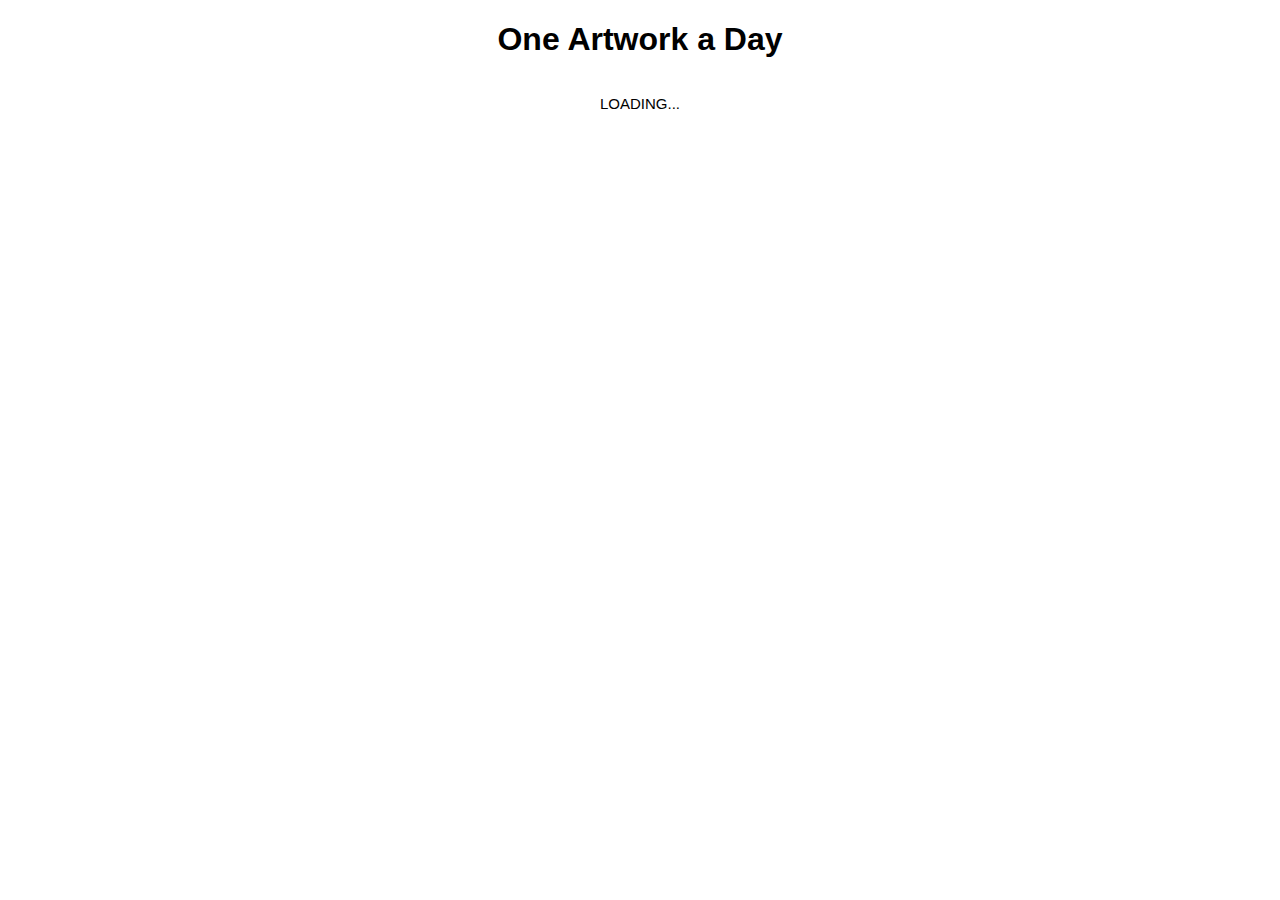
<file: Met_API_Demo/index.html>
<!DOCTYPE html>
<html lang="en">
  <head>
    <meta charset="UTF-8">
    <meta name="viewport" content="width=device-width, initial-scale=1.0">
    <meta http-equiv="X-UA-Compatible" content="ie=edge">
    <title>My Website</title>
    <link rel="stylesheet" href="style.css">
  </head>
  <body>
    <main>
        <div class="box">
            <h1>One Artwork a Day</h1>  
            <p id="main-art-item">loading...</p>
        </div>
    </main>
	<script src="script.js"></script>
  </body>
</html>
</file>
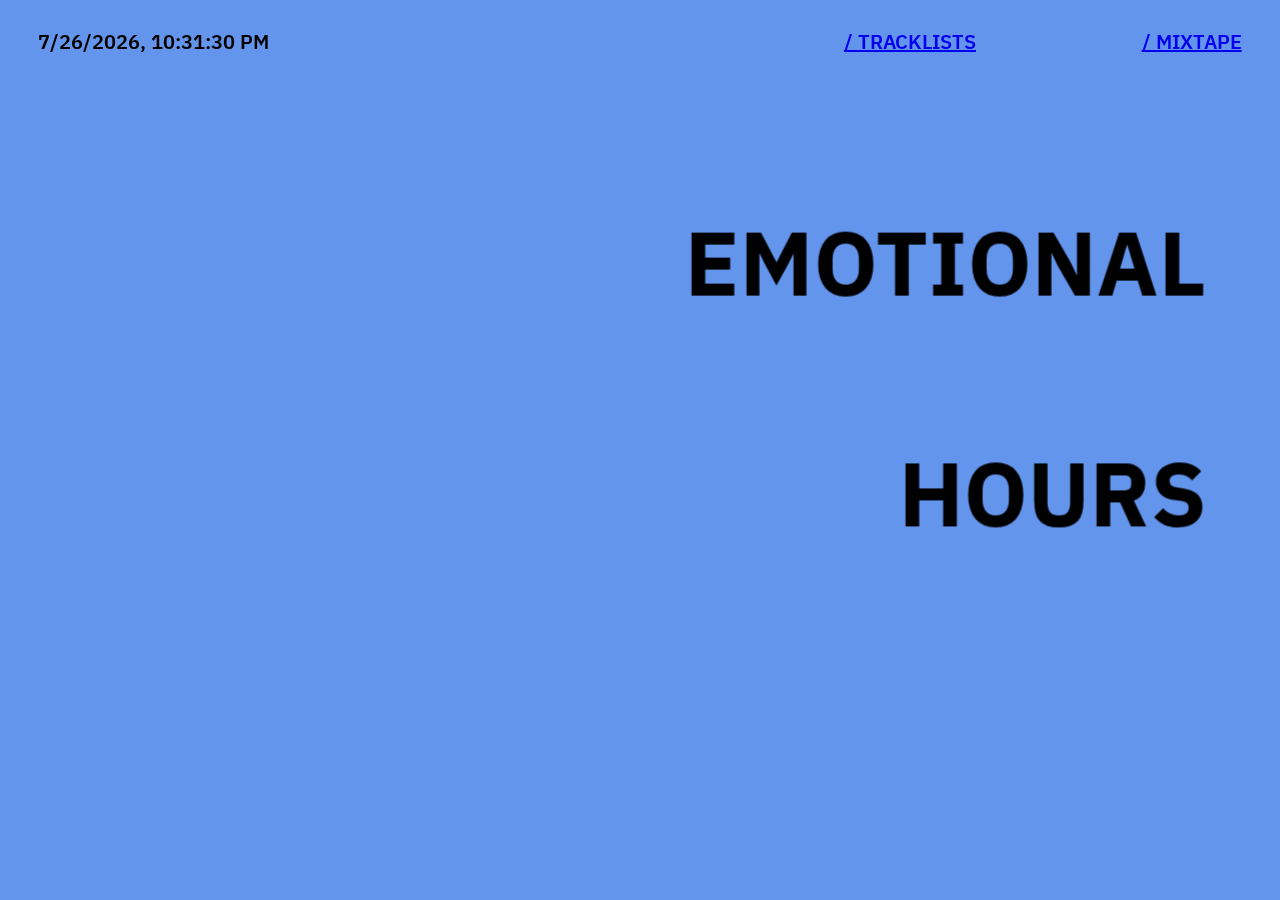
<file: experiment.html>
<!DOCTYPE html>
<html>
  <head>
    <meta charset="utf-8" />
    <meta name="viewport" content="width=device-width, initial-scale=1" />

    <title>Home</title>

    <link rel="stylesheet" type="text/css" href="./reset.css" />
    <link rel="stylesheet" type="text/css" href="./experiment.css" />
    
    <link rel="preconnect" href="https://fonts.googleapis.com">
<link rel="preconnect" href="https://fonts.gstatic.com" crossorigin>
<link href="https://fonts.googleapis.com/css2?family=IBM+Plex+Sans+Thai:wght@100;200;300;400;500;600;700&family=Instrument+Serif:ital@0;1&family=Noto+Sans+Thai:wght@100..900&display=swap" rel="stylesheet">

  </head>
  <body>

    <style>
      /* Style for the fade-in effect */
      body {
          opacity: 0;
          transition: opacity 1s ease-in-out;
      }
      /* Style to show the body after the transition */
      body.fade-in {
          opacity: 1;
      }
  </style>
  <script>
      // Listen for the page load event
      window.addEventListener('load', function() {
          // Add fade-in class to body to initiate the transition
          document.body.classList.add('fade-in');
      });
  </script>

<script>
      function delay(URL) {
// Add fade-out class to body to initiate the transition
document.body.classList.add('fade-out');
// Redirect after the transition duration (1000ms = 1s)
setTimeout(function() {
    window.location.href = URL;
}, 1000); // Adjust this delay if needed
}
</script>

<audio id="eject" src="./assets/eject.mp3"></audio>
<audio id="mix" src="./assets/tape-insert.mp3"></audio>

    <main>
      <div class="top-container">
        <h4 id=dateTime>clock</h4>
        <h4><a href="javascript:delay('./sheetybutJSON.html')" onclick="document.getElementById('eject').play()">/ Tracklists</a></h4>
        <h4><a href="javascript:delay('./MixedEmotionsTEST.html')" onclick="document.getElementById('mix').play()">/ Mixtape</a></h4>
      </div>
      
      <marquee class="part1"
  direction="up"
  width="1450"
  height="500"
  behavior="alternate"
  style="border:solid transparent;">
  <marquee behavior="alternate">Emotional</marquee>
</marquee>

<marquee class="part2"
  direction="down"
  width="500"
  height="500"
  behavior="alternate"
  style="border:solid transparent;">
  <marquee behavior="alternate">Hours</marquee>
</marquee>

      <div class="light">
        <script type="text/javascript">
            var pos = document.documentElement;
            pos.addEventListener('mousemove', e =>
                {pos.style.setProperty('--x',e.
                clientX + 'px')
                pos.style.setProperty('--y',e.
                clientY + 'px')})
        </script>
 
    </main>
    <script type="text/javascript" src="./experiment.js" defer></script>
  </body>
</html>
</file>
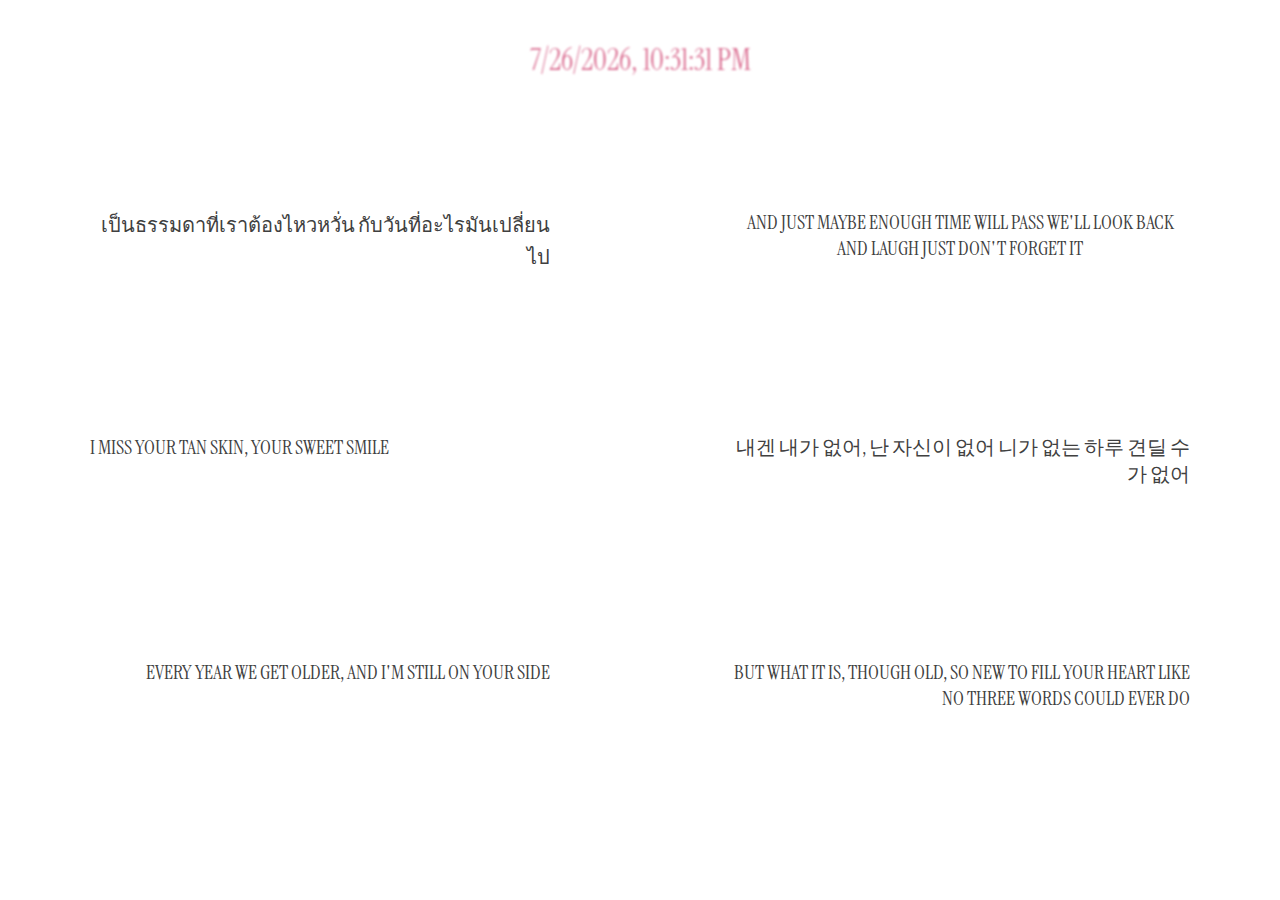
<file: experimentmain.html>
<!DOCTYPE html>
<html>
  <head>
    <meta charset="utf-8" />
    <meta name="viewport" content="width=device-width, initial-scale=1" />

    <title>draft(main)</title>

    <link rel="stylesheet" type="text/css" href="./reset.css" />
    <link rel="stylesheet" type="text/css" href="./experimentmain.css" />
    
    <link rel="preconnect" href="https://fonts.googleapis.com">
<link rel="preconnect" href="https://fonts.gstatic.com" crossorigin>
<link href="https://fonts.googleapis.com/css2?family=Instrument+Serif:ital@0;1&display=swap" rel="stylesheet">

  </head>
  <body>
    <main>
      <h4 id=dateTime>clock</h4>
 
      <div class="grid-container">
        <div class="grid-item" id="one">เป็นธรรมดาที่เราต้องไหวหวั่น กับวันที่อะไรมันเปลี่ยนไป</div>
        <div class="grid-item" id="two">And just maybe Enough time will pass We'll look back and laugh Just don't forget it</div>
        <div class="grid-item" id="three">I miss your tan skin, your sweet smile</div>
        <div class="grid-item" id="four">내겐 내가 없어, 난 자신이 없어 니가 없는 하루 견딜 수가 없어</div>
        <div class="grid-item" id="five">Every year we get older, and I'm still on your side</div>
        <div class="grid-item" id="six">But what it is, though old, so new To fill your heart like no three words could ever do</div>
    </div>

    </main>
    <script type="text/javascript" src="./experimentmain.js" defer></script>
  </body>
</html>
</file>
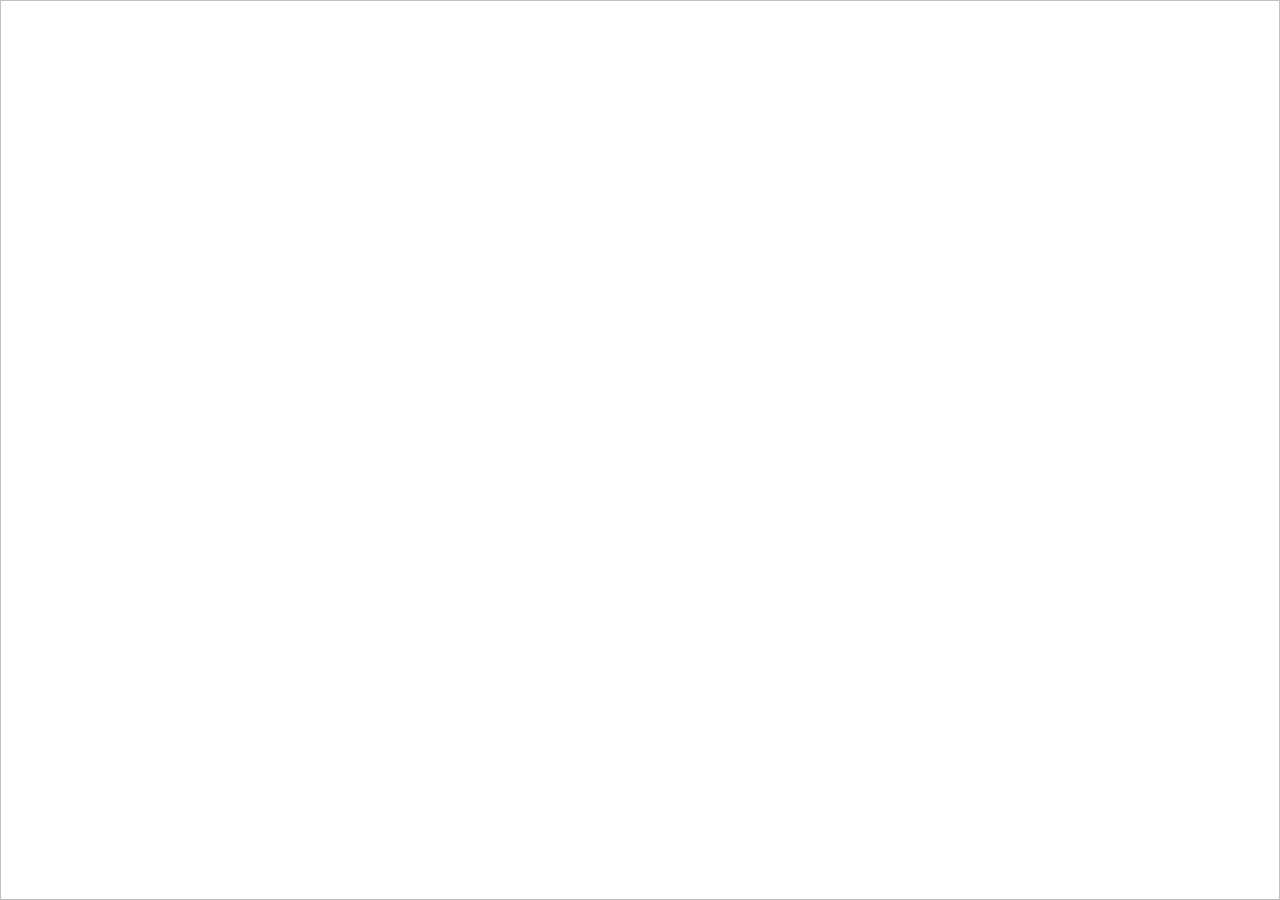
<file: home.html>
<!DOCTYPE html>
<html lang="en">
<head>
    <meta charset="UTF-8">
    <meta name="viewport" content="width=device-width, initial-scale=1.0">
    <title>Emotional Hours</title>

    <link rel="stylesheet" type="text/css" href="./reset.css" />
    <link rel="stylesheet" type="text/css" href="./home.css" />
    
    <link rel="preconnect" href="https://fonts.googleapis.com">
<link rel="preconnect" href="https://fonts.gstatic.com" crossorigin>
<link href="https://fonts.googleapis.com/css2?family=IBM+Plex+Sans+Thai:wght@100;200;300;400;500;600;700&family=Instrument+Serif:ital@0;1&family=Noto+Sans+Thai:wght@100..900&display=swap" rel="stylesheet">
</head>
<body>
    
    <div class="background-container">

        <img class="background-image" id="background-image">
        
        <div class="overlay-content"> 
            
            <div class="light">
                <script type="text/javascript">
                    var pos = document.documentElement;
                    pos.addEventListener('mousemove', e =>
                        {pos.style.setProperty('--x',e.
                        clientX + 'px')
                        pos.style.setProperty('--y',e.
                        clientY + 'px')})
                </script>
              </div>

            <style>
                /* Style for the fade-in effect */
                body {
                    opacity: 0;
                    transition: opacity 1s ease-in-out;
                }
                /* Style to show the body after the transition */
                body.fade-in {
                    opacity: 1;
                }
            </style>
            <script>
                // Listen for the page load event
                window.addEventListener('load', function() {
                    // Add fade-in class to body to initiate the transition
                    document.body.classList.add('fade-in');
                });
            </script>
          
          <script>
                function delay(URL) {
          // Add fade-out class to body to initiate the transition
          document.body.classList.add('fade-out');
          // Redirect after the transition duration (1000ms = 1s)
          setTimeout(function() {
              window.location.href = URL;
          }, 1000); // Adjust this delay if needed
          }
          </script>
          
          <audio id="eject" src="./assets/eject.mp3"></audio>
          <audio id="mix" src="./assets/tape-insert.mp3"></audio>
          
              <main>
                <div class="top-container">
                  <h4 id=dateTime>clock</h4>
                  <h4 id=tabs><a href="javascript:delay('./tracklist.html')" onclick="document.getElementById('eject').play()">/ Tracklists</a></h4>
                  <h4 id=tabs><a href="javascript:delay('./remix.html')" onclick="document.getElementById('mix').play()">/ Mixtape</a></h4>
                </div>
        
                
        <marquee class="part1"
            direction="up"
            width="1450"
            height="500"
            behavior="alternate"
            style="border:solid transparent;">
            <marquee behavior="alternate" scrollamount="3">Emotional</marquee>
          </marquee>
          
        <marquee class="part2"
            direction="down"
            width="500"
            height="500"
            behavior="alternate"
            style="border:solid transparent;">
            <marquee behavior="alternate" scrollamount="5">Hours</marquee>
          </marquee>
    </div>
    </div>
    <script type="text/javascript" src="./home.js" defer></script>
</body>
</html>
</file>
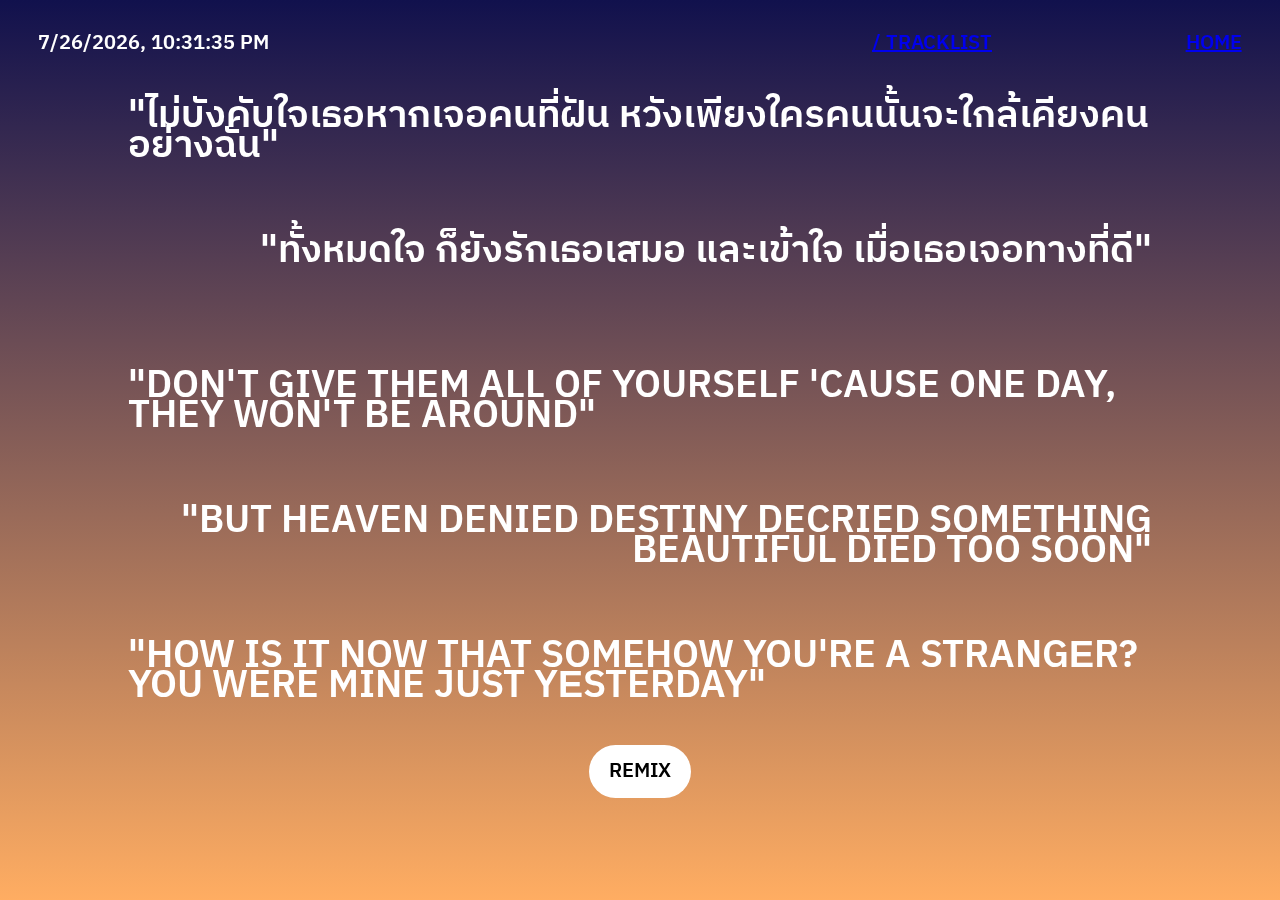
<file: MixedEmotionsTEST.html>
<!DOCTYPE html>
<html>
  <head>
    <meta charset="utf-8" />
    <meta name="viewport" content="width=device-width, initial-scale=1" />

    <title>Shuffle Mixed DRAFT</title>

    <link rel="stylesheet" type="text/css" href="./reset.css" />
    <link rel="stylesheet" type="text/css" href="./MixedEmotionsTEST.css" />
    
    <link rel="preconnect" href="https://fonts.googleapis.com">
<link rel="preconnect" href="https://fonts.gstatic.com" crossorigin>
<link href="https://fonts.googleapis.com/css2?family=IBM+Plex+Sans+Thai:wght@100;200;300;400;500;600;700&family=Instrument+Serif:ital@0;1&family=Noto+Sans+Thai:wght@100..900&display=swap" rel="stylesheet">

  </head>
  <body>

    <style>
      /* Style for the fade-in effect */
      body {
          opacity: 0;
          transition: opacity 1s ease-in-out;
      }
      /* Style to show the body after the transition */
      body.fade-in {
          opacity: 1;
      }
  </style>
  <script>
      // Listen for the page load event
      window.addEventListener('load', function() {
          // Add fade-in class to body to initiate the transition
          document.body.classList.add('fade-in');
      });
  </script>

<script>
      function delay(URL) {
// Add fade-out class to body to initiate the transition
document.body.classList.add('fade-out');
// Redirect after the transition duration (1000ms = 1s)
setTimeout(function() {
    window.location.href = URL;
}, 1000); // Adjust this delay if needed
}
</script>

<audio id="eject" src="./assets/eject.mp3"></audio>
<audio id="closing" src="./assets/closing.mp3"></audio>

    <main>

      <div class="top-container">
      <h4 id=dateTime>clock</h4>
      <h4><a href="javascript:delay('./sheetybutJSON.html')" onclick="document.getElementById('eject').play()">/ Tracklist</a></h4>
      <h4><a href="javascript:delay('./experiment.html')" onclick="document.getElementById('closing').play()">Home</a></h4>
    </div>

      <div class="data-container">
        <div id="random-data1" class="random-data">
            <!-- Random item 1 will be displayed here -->
        </div>
        <div id="random-data2" class="random-data">
            <!-- Random item 2 will be displayed here -->
        </div>
        <div id="random-data3" class="random-data">
            <!-- Random item 3 will be displayed here -->
        </div>
        <div id="random-data4" class="random-data">
          <!-- Random item 3 will be displayed here -->
        </div>
        <div id="random-data5" class="random-data">
          <!-- Random item 3 will be displayed here -->
        </div>
      
    </div>

      <div class="light">
        <script type="text/javascript">
            var pos = document.documentElement;
            pos.addEventListener('mousemove', e =>
                {pos.style.setProperty('--x',e.
                clientX + 'px')
                pos.style.setProperty('--y',e.
                clientY + 'px')})
        </script>
      </div>
 
    </main>

    <script type="text/javascript" src="./MixedEmotionsTEST.js" defer></script>
  </body>
</html>
</file>
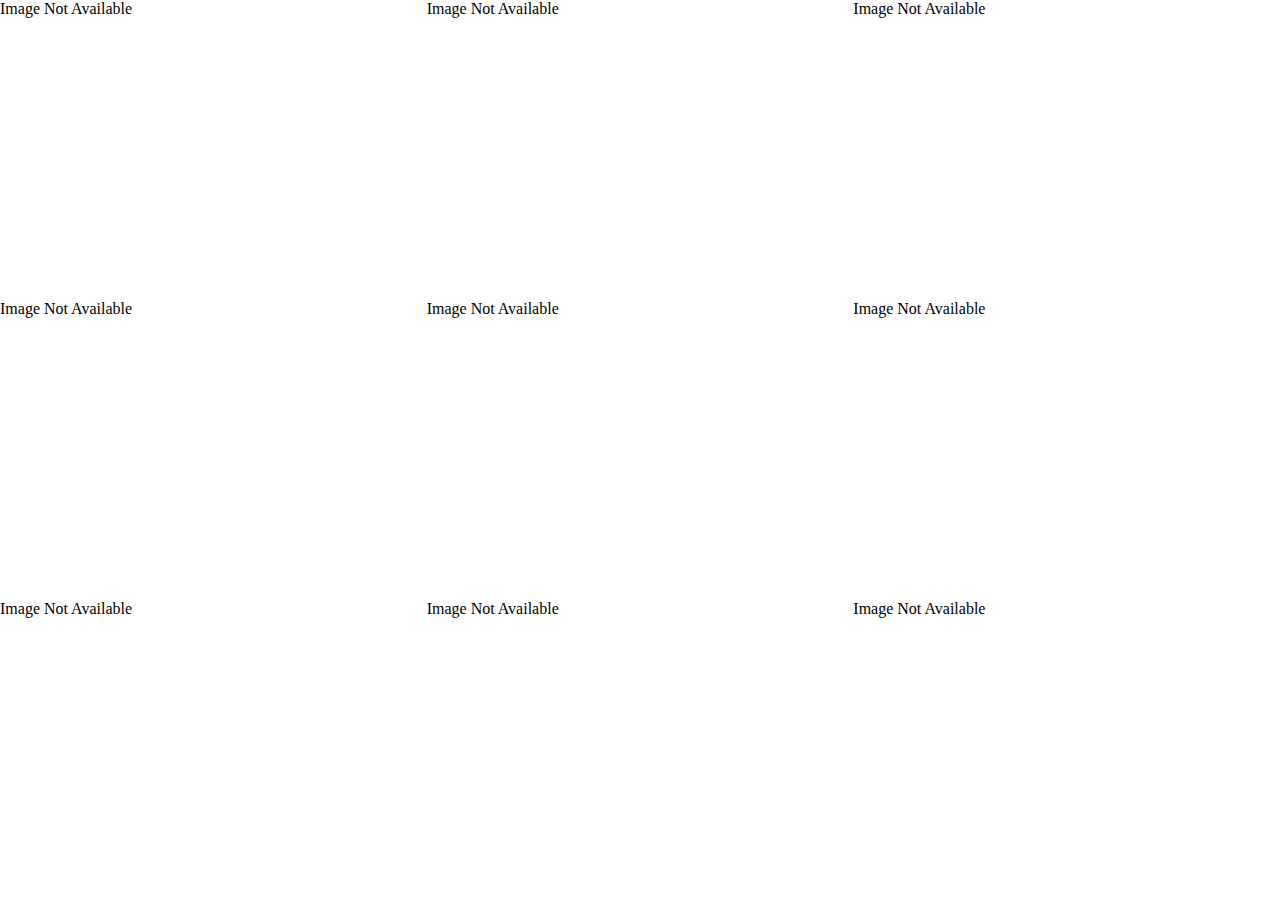
<file: NASAlayouttest.html>
<!DOCTYPE html>
<html lang="en">
<head>
    <meta charset="UTF-8">
    <meta name="viewport" content="width=device-width, initial-scale=1.0">
    <title>Display NASA Image Grid</title>
    <style>
        body, html {
            margin: 0;
            padding: 0;
            height: 100%;
            overflow: hidden;
        }
        .grid-container {
            display: grid;
            width: 100vw;
            height: 100vh;
        }
        .grid-item {
            position: relative;
            width: 100%;
            height: 100%;
            background-size: cover;
            background-position: center;
            transition: opacity 1s ease-in-out;
        }

        /* Desktop layout (3x3 grid) */
        @media (min-width: 768px) {
            .grid-container {
                grid-template-columns: repeat(3, 1fr);
                grid-template-rows: repeat(3, 1fr);
            }
        }

        /* Tablet layout (2x3 grid) */
        @media (max-width: 767px) {
            .grid-container {
                grid-template-columns: repeat(2, 1fr);
                grid-template-rows: repeat(3, 1fr);
            }
        }

        /* Mobile layout (2x3 grid) */
        @media (max-width: 480px) {
            .grid-container {
                grid-template-columns: repeat(2, 1fr);
                grid-template-rows: repeat(3, 1fr);
            }
        }
    </style>
</head>
<body>
    <div class="grid-container" id="grid-container">
        <!-- Grid items will be dynamically added here -->
    </div>

    <script>
        // Your NASA API key
        const apiKey = 'eoVXgMJ1VP02Y427y52nkEieKdq6jVtllPm0fWIF';

        // List of NASA image IDs
        const imageIds = ['iss011e11806', 's62-03248', 's62-03266', 'KSC-20220612-PH-JBS01_0034', 'KSC-2012-3670', 'KSC-2014-3457', 'KSC-20180730-PH_KLS02_0002', 'KSC-20180730-PH_KLS02_0009',
            'KSC-2014-3456', 'KSC-20191031-PH-GEB01_0003', 'KSC-20191031-PH-GEB01_0002', 'PIA17936', 'KSC-2009-1362', 'KSC-2011-2642', 'KSC-314D-0491_0020', 'KSC-20161215-PH_SWW01_0069',
            'NHQ202210080001', 'KSC-20200730-PH-KLS01_0001', 'KSC-2012-2382', 'KSC-2012-2404', 'KSC01padig151', 'KSC-2013-2797', 'AFRC2021-0003-18', 'AFRC2018-0287-074', 'AFRC2021-0106-02']; // Add your image IDs here

        // Function to fetch image URLs from NASA API
        async function fetchImageUrls(imageId) {
            const apiUrl = `https://images-api.nasa.gov/asset/${imageId}`;
            try {
                const response = await fetch(apiUrl);
                const data = await response.json();
                const imageUrl = data.collection.items[0].href;
                return imageUrl;
            } catch (error) {
                console.error('Error fetching image URL:', error);
                return null;
            }
        }

        // Function to display images in the grid
        async function displayImages() {
            const gridContainer = document.getElementById('grid-container');

            // Clear existing grid items
            gridContainer.innerHTML = '';

            // Shuffle the image IDs
            const shuffledImageIds = shuffleArray(imageIds);

            // Determine number of grid columns based on screen size
            let numColumns;
            if (window.innerWidth >= 768) {
                numColumns = 3; // Desktop
            } else {
                numColumns = 2; // Tablet and Mobile
            }

            // Create grid items for the first 6 unique image IDs
            for (let i = 0; i < numColumns * 3; i++) {
                // Fetch image URL
                const imageUrl = await fetchImageUrls(shuffledImageIds[i]);
                if (imageUrl) {
                    // Create a grid item div
                    const gridItem = document.createElement('div');
                    gridItem.classList.add('grid-item');
                    gridItem.style.backgroundImage = `url(${imageUrl})`;

                    // Append the grid item to the grid container
                    gridContainer.appendChild(gridItem);
                } else {
                    // If image URL is not available, create a placeholder grid item
                    const placeholderItem = document.createElement('div');
                    placeholderItem.classList.add('grid-item');
                    placeholderItem.textContent = 'Image Not Available';
                    gridContainer.appendChild(placeholderItem);
                }
            }
        }

        // Call the function to display images
        displayImages();

        // Function to change images every 24 seconds
        setInterval(displayImages, 24000); // 24000 milliseconds = 24 seconds

        // Function to shuffle array elements
        function shuffleArray(array) {
            for (let i = array.length - 1; i > 0; i--) {
                const j = Math.floor(Math.random() * (i + 1));
                [array[i], array[j]] = [array[j], array[i]];
            }
            return array;
        }
    </script>
</body>
</html>
</file>
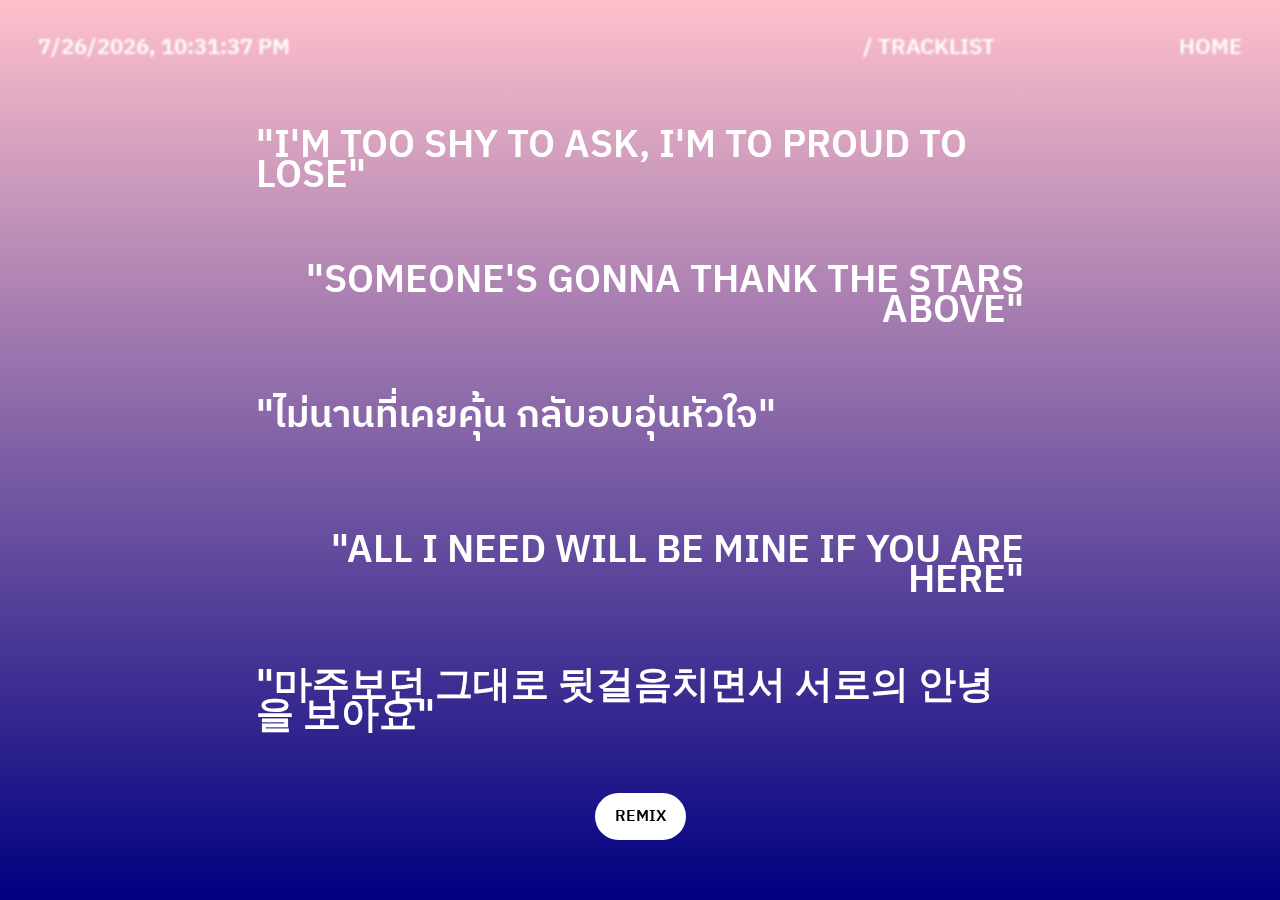
<file: remix.html>
<!DOCTYPE html>
<html>
  <head>
    <meta charset="utf-8" />
    <meta name="viewport" content="width=device-width, initial-scale=1" />

    <title>Emotional Hours</title>

    <link rel="stylesheet" type="text/css" href="./reset.css" />
    <link rel="stylesheet" type="text/css" href="./remix.css" />
    
    <link rel="preconnect" href="https://fonts.googleapis.com">
<link rel="preconnect" href="https://fonts.gstatic.com" crossorigin>
<link href="https://fonts.googleapis.com/css2?family=IBM+Plex+Sans+Thai:wght@100;200;300;400;500;600;700&family=Instrument+Serif:ital@0;1&family=Noto+Sans+Thai:wght@100..900&display=swap" rel="stylesheet">

  </head>
  <body>

    <style>
      /* Style for the fade-in effect */
      body {
          opacity: 0;
          transition: opacity 1s ease-in-out;
      }
      /* Style to show the body after the transition */
      body.fade-in {
          opacity: 1;
      }
  </style>
  
  <script>
      // Listen for the page load event
      window.addEventListener('load', function() {
          // Add fade-in class to body to initiate the transition
          document.body.classList.add('fade-in');
      });
  </script>

<script>
      function delay(URL) {
// Add fade-out class to body to initiate the transition
document.body.classList.add('fade-out');
// Redirect after the transition duration (1000ms = 1s)
setTimeout(function() {
    window.location.href = URL;
}, 1000); // Adjust this delay if needed
}
</script>

<audio id="eject" src="./assets/eject.mp3"></audio>
<audio id="closing" src="./assets/closing.mp3"></audio>

    <main>

      <div class="top-container">
      <h4 id=dateTime>clock</h4>
      <h4 id=tabs><a href="javascript:delay('./tracklist.html')" onclick="document.getElementById('eject').play()">/ Tracklist</a></h4>
      <h4 id=tabs><a href="javascript:delay('./home.html')" onclick="document.getElementById('closing').play()">Home</a></h4>
    </div>

      <div class="data-container">
        <div id="random-data1" class="random-data">
            <!-- Random item 1 will be displayed here -->
        </div>
        <div id="random-data2" class="random-data">
            <!-- Random item 2 will be displayed here -->
        </div>
        <div id="random-data3" class="random-data">
            <!-- Random item 3 will be displayed here -->
        </div>
        <div id="random-data4" class="random-data">
          <!-- Random item 3 will be displayed here -->
        </div>
        <div id="random-data5" class="random-data">
          <!-- Random item 3 will be displayed here -->
        </div>
      
    </div>

      <div class="light">
        <script type="text/javascript">
            var pos = document.documentElement;
            pos.addEventListener('mousemove', e =>
                {pos.style.setProperty('--x',e.
                clientX + 'px')
                pos.style.setProperty('--y',e.
                clientY + 'px')})
        </script>
      </div>
 
    </main>

    <script type="text/javascript" src="./remix.js" defer></script>
  </body>
</html>
</file>
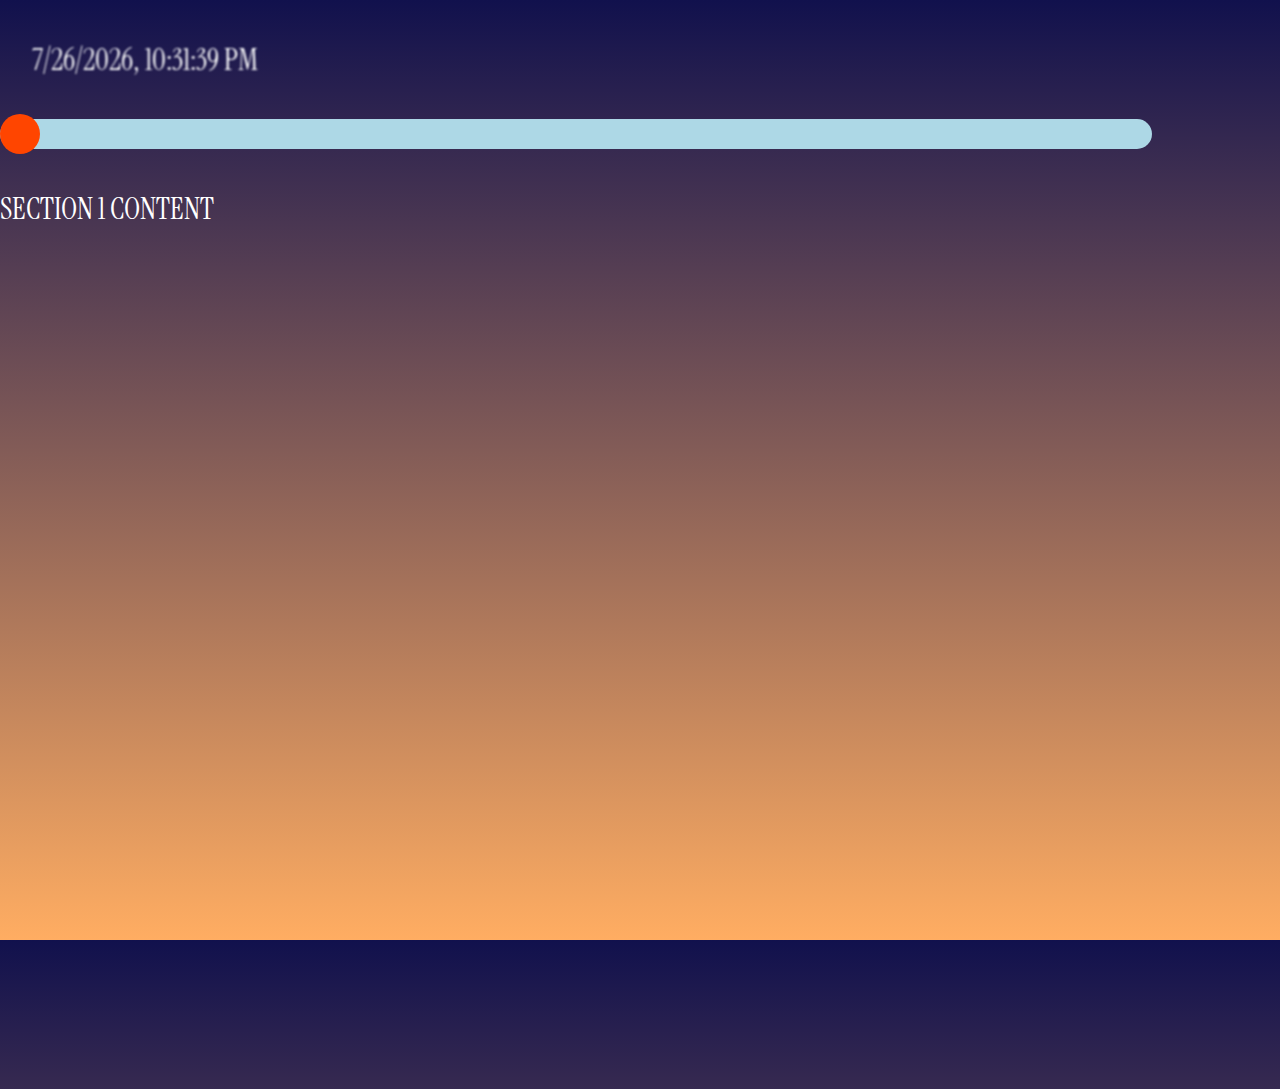
<file: sheety.html>
<!DOCTYPE html>
<html>
  <head>
    <meta charset="utf-8" />
    <meta name="viewport" content="width=device-width, initial-scale=1" />

    <title>draft(main)</title>

    <link rel="stylesheet" type="text/css" href="./reset.css" />
    <link rel="stylesheet" type="text/css" href="./sheety.css" />
    
    <link rel="preconnect" href="https://fonts.googleapis.com">
<link rel="preconnect" href="https://fonts.gstatic.com" crossorigin>
<link href="https://fonts.googleapis.com/css2?family=Instrument+Serif:ital@0;1&family=Noto+Sans+Thai+Looped:wght@100;200;300;400;500;600;700;800;900&display=swap" rel="stylesheet">

  </head>
  <body>

    <main>
      <h4 id=dateTime>clock</h4>

      <div class="slider-container">
        <input type="range" class="slider" min="1" max="5" value="1" id="rangeSlider">
    </div>
    <div class="content">
        <div id="section1" class="section active">Section 1 Content</div>
        <div id="section2" class="section">Section 2 Content</div>
        <div id="section3" class="section">Section 3 Content</div>
        <div id="section4" class="section">Section 4 Content</div>
        <div id="section5" class="section">Section 5 Content</div>
    </div>
    
 
    </main>

    <script type="text/javascript" src="./sheety.js" defer></script>
  </body>
</html>
</file>
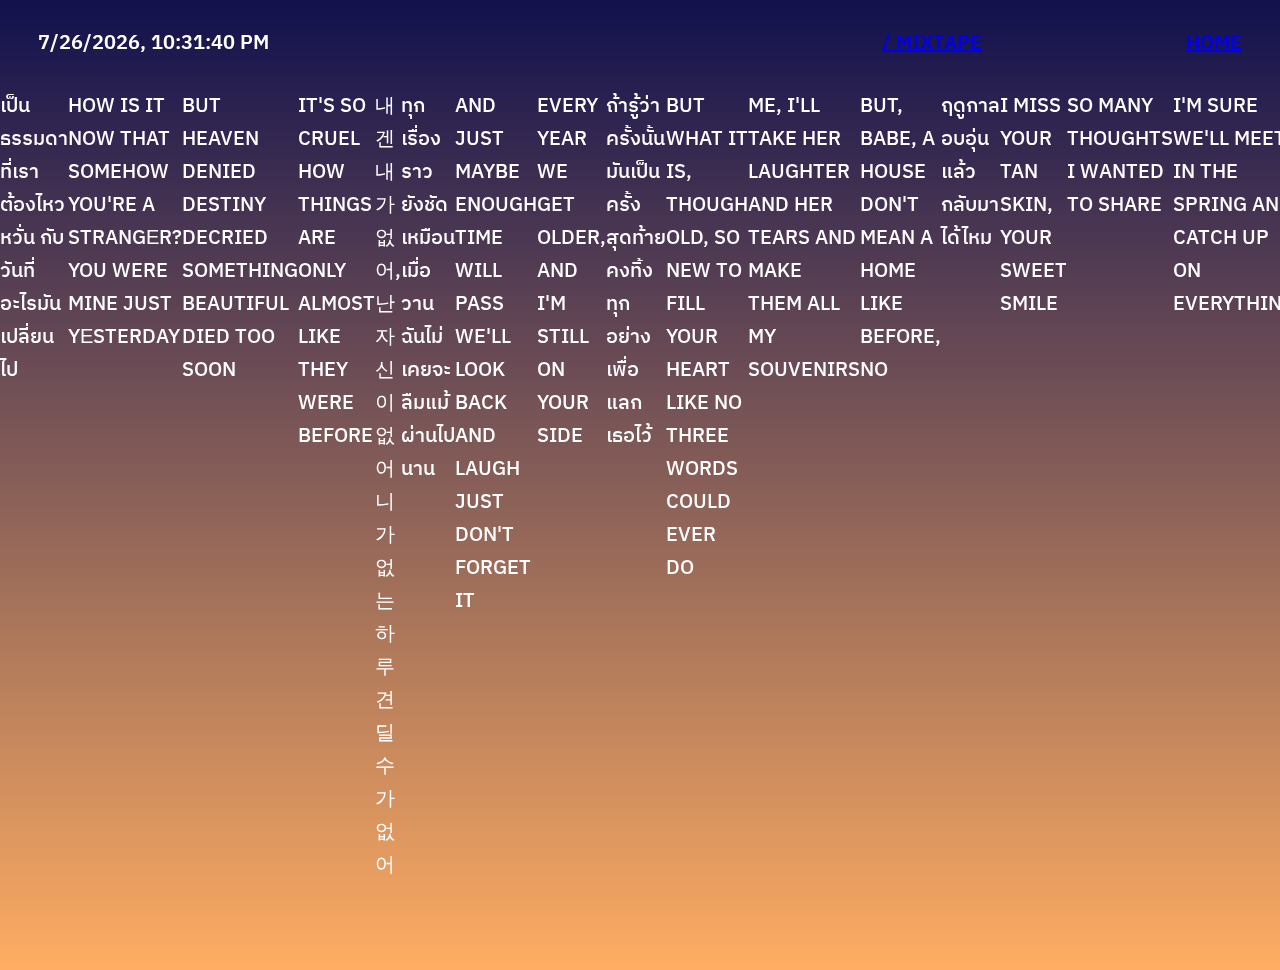
<file: sheetybutJSON.html>
<!DOCTYPE html>
<html>
  <head>
    <meta charset="utf-8" />
    <meta name="viewport" content="width=device-width, initial-scale=1" />

    <title>sheety DRAFT (JSON)</title>

    <link rel="stylesheet" type="text/css" href="./reset.css" />
    <link rel="stylesheet" type="text/css" href="./sheetybutJSON.css" />
    
    <link rel="preconnect" href="https://fonts.googleapis.com">
<link rel="preconnect" href="https://fonts.gstatic.com" crossorigin>
<link href="https://fonts.googleapis.com/css2?family=IBM+Plex+Sans+Thai:wght@100;200;300;400;500;600;700&family=Instrument+Serif:ital@0;1&family=Noto+Sans+Thai:wght@100..900&display=swap" rel="stylesheet">

  </head>
  <body>

    <style>
      /* Style for the fade-in effect */
      body {
          opacity: 0;
          transition: opacity 1s ease-in-out;
      }
      /* Style to show the body after the transition */
      body.fade-in {
          opacity: 1;
      }
  </style>
  <script>
      // Listen for the page load event
      window.addEventListener('load', function() {
          // Add fade-in class to body to initiate the transition
          document.body.classList.add('fade-in');
      });
  </script>

<script>
      function delay(URL) {
// Add fade-out class to body to initiate the transition
document.body.classList.add('fade-out');
// Redirect after the transition duration (1000ms = 1s)
setTimeout(function() {
    window.location.href = URL;
}, 1000); // Adjust this delay if needed
}
</script>

<audio id="mix" src="./assets/tape-insert.mp3"></audio>
<audio id="closing" src="./assets/closing.mp3"></audio>

    <main>
      <div class="top-container">
        <h4 id=dateTime>clock</h4>
        <h4><a href="javascript:delay('./sheetybutJSON.html')" onclick="document.getElementById('mix').play()">/ Mixtape</a></h4>
        <h4><a href="javascript:delay('./experiment.html')" onclick="document.getElementById('closing').play()">Home</a></h4>
      </div>


      <div class="light">
        <script type="text/javascript">
            var pos = document.documentElement;
            pos.addEventListener('mousemove', e =>
                {pos.style.setProperty('--x',e.
                clientX + 'px')
                pos.style.setProperty('--y',e.
                clientY + 'px')})
        </script>

</div>
      </div>

<div id="lyrics" class="flex-container"></div>
 
    </main>

    <script type="text/javascript" src="./sheetybutJSON.js" defer></script>
  </body>
</html>
</file>
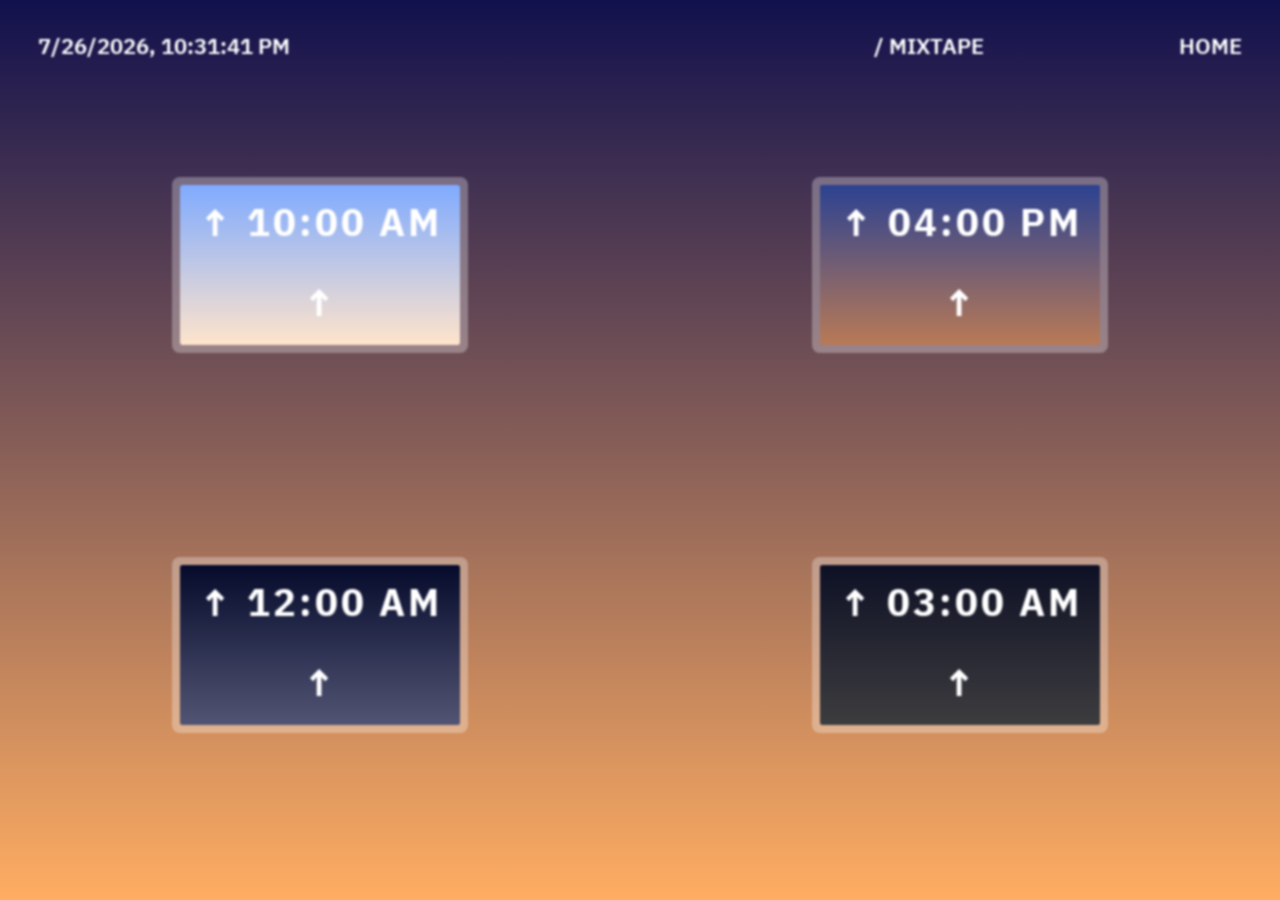
<file: tracklist.html>
<!DOCTYPE html>
<html>
  <head>
    <meta charset="utf-8" />
    <meta name="viewport" content="width=device-width, initial-scale=1" />

    <title>Emotional Hours</title>

    <link rel="stylesheet" type="text/css" href="./reset.css" />
    <link rel="stylesheet" type="text/css" href="./tracklist.css" />
    
    <link rel="preconnect" href="https://fonts.googleapis.com">
<link rel="preconnect" href="https://fonts.gstatic.com" crossorigin>
<link href="https://fonts.googleapis.com/css2?family=IBM+Plex+Sans+Thai:wght@100;200;300;400;500;600;700&family=Instrument+Serif:ital@0;1&family=Noto+Sans+Thai:wght@100..900&display=swap" rel="stylesheet">

  </head>
  <body>

    <style>
      /* Style for the fade-in effect */
      body {
          opacity: 0;
          transition: opacity 1s ease-in-out;
      }
      /* Style to show the body after the transition */
      body.fade-in {
          opacity: 1;
      }
  </style>
  <script>
      // Listen for the page load event
      window.addEventListener('load', function() {
          // Add fade-in class to body to initiate the transition
          document.body.classList.add('fade-in');
      });
  </script>

<script>
      function delay(URL) {
// Add fade-out class to body to initiate the transition
document.body.classList.add('fade-out');
// Redirect after the transition duration (1000ms = 1s)
setTimeout(function() {
    window.location.href = URL;
}, 1000); // Adjust this delay if needed
}
</script>

<audio id="mix" src="./assets/tape-insert.mp3"></audio>
<audio id="closing" src="./assets/closing.mp3"></audio>

    <main>
      <div class="top-container">
        <h4 id=dateTime>clock</h4>
        <h4 id=tabs><a href="javascript:delay('./remix.html')" onclick="document.getElementById('mix').play()">/ Mixtape</a></h4>
        <h4 id=tabs><a href="javascript:delay('./home.html')" onclick="document.getElementById('closing').play()">Home</a></h4>
      </div>

      <div class="grid-container">

        <div class="grid-item">
        <div class="hours" id="hour-1">↑ 10:00 AM ↑</div>

        <div class="lyrics" id="ten">1. &nbsp;&nbsp;&nbsp;&nbsp;&nbsp;&nbsp; hearts may change but memories won't</div>
        <div class="tracks"id="ten">
        <div class="sub">The Art of Detaching One's Heart /</div> <div class="sub">Phum Viphurit, Jenny & The Scallywags</div>
        </div>

        <div class="lyrics"id="ten">2. &nbsp;&nbsp;&nbsp;&nbsp;&nbsp;&nbsp; and just maybe enough time will pass</div>
        <div class="tracks"id="ten">
        <div class="sub">Always /</div> <div class="sub">Daniel Caesar</div>
        </div>

        <div class="lyrics"id="ten">3. &nbsp;&nbsp;&nbsp;&nbsp;&nbsp;&nbsp; เหมือนฉากหนึ่งที่ฉันนั้นฝันไป</div>
        <div class="tracks"id="ten">
        <div class="sub">เส้นเรื่องเดิม (RERUN) /</div> <div class="sub">PP Krit</div>
        </div>

        <div class="lyrics"id="ten">4. &nbsp;&nbsp;&nbsp;&nbsp;&nbsp;&nbsp; , and I'm still on your side</div>
        <div class="tracks"id="ten">
          <div class="sub">Every Summertime /</div> <div class="sub">NIKI</div>
          </div>

        <div class="lyrics"id="ten">5. &nbsp;&nbsp;&nbsp;&nbsp;&nbsp;&nbsp; for once I can touch what my heart used to dream of</div>
        <div class="tracks"id="ten">
          <div class="sub">For Once in My Life /</div> <div class="sub">Stevie Wonder</div>
          </div>

        <div class="lyrics"id="ten">6. &nbsp;&nbsp;&nbsp;&nbsp;&nbsp;&nbsp; everything has got its place in time</div>
        <div class="tracks"id="ten">
          <div class="sub">Swear It Again /</div> <div class="sub">Westlife</div>
          </div>

        <div class="lyrics"id="ten">7. &nbsp;&nbsp;&nbsp;&nbsp;&nbsp;&nbsp; all I need will be mine if you are here</div>
        <div class="tracks"id="ten">
          <div class="sub">Top of the World /</div> <div class="sub">Carpenters</div>
          </div>

        <div class="lyrics"id="ten">8. &nbsp;&nbsp;&nbsp;&nbsp;&nbsp;&nbsp; โลกใบนี้ก็ยังคงหมุนวนความคิดถึงให้ผ่านมา</div>
        <div class="tracks"id="ten">
          <div class="sub">ฤดู /</div> <div class="sub">Dept</div>
          </div>

        <div class="lyrics"id="ten">9. &nbsp;&nbsp;&nbsp;&nbsp;&nbsp;&nbsp; baby, we finally reached the end</div>
        <div class="tracks"id="ten">
          <div class="sub">We Were Never Really Friends /</div> <div class="sub">Bruno Major</div>
          </div>

        <div class="lyrics"id="ten">10. &nbsp;&nbsp;&nbsp;&nbsp; ภาพที่เราจับมือกัน และสัญญาว่าจะไม่ปล่อย</div>
        <div class="tracks"id="ten">
          <div class="sub">ยิ้มทั้งน้ำตา (Always) /</div> <div class="sub">Billkin</div>
          </div>
          
        <div class="lyrics"id="ten">11. &nbsp;&nbsp;&nbsp;&nbsp; อาจเป็นเพียง ภาพสุดท้าย ที่เรานั้นเคยได้มาพบและผูกพัน</div>
        <div class="tracks"id="ten">
          <div class="sub">วันเก่า (good old days) /</div> <div class="sub">loserpop</div>
          </div>

        </div>

        <div class="grid-item">
            <div class="hours" id="hour-2">↑ 04:00 PM ↑</div>

            <div class="lyrics" id="four">1. &nbsp;&nbsp;&nbsp;&nbsp;&nbsp;&nbsp; ฤดูกาลอบอุ่นแล้ว กลับมาได้ไหม</div>
            <div class="tracks"id="four">
              <div class="sub">ปลายสายรุ้ง /</div> <div class="sub">PARADOX</div>
              </div>

            <div class="lyrics" id="four">2. &nbsp;&nbsp;&nbsp;&nbsp;&nbsp;&nbsp; I'll say I'm proud of all that you've done</div>
            <div class="tracks"id="four">
              <div class="sub">The Good Side /</div> <div class="sub">Troye Sivan</div>
              </div>

            <div class="lyrics" id="four">3. &nbsp;&nbsp;&nbsp;&nbsp;&nbsp;&nbsp; ทุกอย่างช่างดูเหมือนฝัน</div>
            <div class="tracks"id="four">
              <div class="sub">เหมือนเคย (Muen Kei) /</div> <div class="sub">Boyd Kosiyabong, Setha Sirachaya</div>
              </div>

            <div class="lyrics" id="four">4. &nbsp;&nbsp;&nbsp;&nbsp;&nbsp;&nbsp; there'll be times we wanna say goodbye</div>
            <div class="tracks"id="four">
              <div class="sub">Swear It Again /</div> <div class="sub">Swear It Again</div>
              </div>

            <div class="lyrics" id="four">5. &nbsp;&nbsp;&nbsp;&nbsp;&nbsp;&nbsp; อ้อนวอนไปกับสายลม ช่วยพัดเธอคืนย้อนมาก่อน</div>
            <div class="tracks"id="four">
              <div class="sub">ฤดู /</div> <div class="sub">Dept</div>
              </div>

            <div class="lyrics" id="four">6. &nbsp;&nbsp;&nbsp;&nbsp;&nbsp;&nbsp; and now you won't love me for a second time</div>
            <div class="tracks"id="four">
              <div class="sub">Save Your Tears /</div> <div class="sub">The Weeknd</div>
              </div>

            <div class="lyrics" id="four">7. &nbsp;&nbsp;&nbsp;&nbsp;&nbsp;&nbsp; cause one day, they won't be around</div>
            <div class="tracks"id="four">
              <div class="sub">Cool /</div> <div class="sub">Daniel Caesar</div>
              </div>

            <div class="lyrics" id="four">8. &nbsp;&nbsp;&nbsp;&nbsp;&nbsp;&nbsp; I'm too shy to ask, I'm to proud to lose</div>
            <div class="tracks"id="four">
              <div class="sub">If I Let You Go Lyrics /</div> <div class="sub">Westlife</div>
              </div>

            <div class="lyrics" id="four">9. &nbsp;&nbsp;&nbsp;&nbsp;&nbsp;&nbsp; our song is ending my voice please remember</div>
            <div class="tracks"id="four">
              <div class="sub">Pluto /</div> <div class="sub">Phum Viphurit</div>
              </div>

            <div class="lyrics" id="four">10. &nbsp;&nbsp;&nbsp;&nbsp; and who's gonna take my place?</div>
            <div class="tracks"id="four">
              <div class="sub">Fool Again /</div> <div class="sub">Westlife</div>
              </div>

            <div class="lyrics" id="four">11. &nbsp;&nbsp;&nbsp;&nbsp; so tell her I know now what I should have said</div>
            <div class="tracks"id="four">
              <div class="sub">Tell Her /</div> <div class="sub">Bruno Major</div>
              </div>

        </div>

        <div class="grid-item">
            <div class="hours" id="hour-3">↑ 12:00 AM ↑</div>

            <div class="lyrics"id="twelve">1. &nbsp;&nbsp;&nbsp;&nbsp;&nbsp;&nbsp; เธอที่เคยสำคัญ จะยังเป็นคนสำคัญ</div>
            <div class="tracks"id="twelve">
              <div class="sub">ฉันคือความทรงจำดีๆ ของเธอรึเปล่า /</div> <div class="sub">fellow fellow</div>
              </div>

            <div class="lyrics"id="twelve">2. &nbsp;&nbsp;&nbsp;&nbsp;&nbsp;&nbsp; I'm dancing with a memory  </div>
            <div class="tracks"id="twelve">
              <div class="sub">Lover's Moon /</div> <div class="sub">Glenn Frey</div>
              </div>

            <div class="lyrics"id="twelve">3. &nbsp;&nbsp;&nbsp;&nbsp;&nbsp;&nbsp; I never knew love like I've known it with you</div>
            <div class="tracks"id="twelve">
              <div class="sub">I Have Nothing /</div> <div class="sub">Whitney Houston</div>
              </div>

            <div class="lyrics"id="twelve">4. &nbsp;&nbsp;&nbsp;&nbsp;&nbsp;&nbsp; someone's gonna thank the stars above</div>
            <div class="tracks"id="twelve">
              <div class="sub">The One You Love /</div> <div class="sub">Glenn Frey</div>
              </div>

            <div class="lyrics"id="twelve">5. &nbsp;&nbsp;&nbsp;&nbsp;&nbsp;&nbsp; this is our last dance together, tonight soon will be long ago</div>
            <div class="tracks"id="twelve">
              <div class="sub">There Will Never Be Another You /</div> <div class="sub">Nat King Cole</div>
              </div>

            <div class="lyrics"id="twelve">6. &nbsp;&nbsp;&nbsp;&nbsp;&nbsp;&nbsp; talked about the summer when we didn't know each other</div>
            <div class="tracks"id="twelve">
              <div class="sub">Still Got It /</div> <div class="sub">Troye Sivan</div>
              </div>

            <div class="lyrics"id="twelve">7. &nbsp;&nbsp;&nbsp;&nbsp;&nbsp;&nbsp; 마주보던 그대로 뒷걸음치면서 서로의 안녕을 보아요</div>
            <div class="tracks"id="twelve">
              <div class="sub">for lovers who hesitate /</div> <div class="sub">JANNABI(잔나비)</div>
              </div>

            <div class="lyrics"id="twelve">8. &nbsp;&nbsp;&nbsp;&nbsp;&nbsp;&nbsp; time I would buy but it's time for goodbye</div>
            <div class="tracks"id="twelve">
              <div class="sub">Pluto /</div> <div class="sub">Phum Viphurit</div>
              </div>

            <div class="lyrics"id="twelve">9. &nbsp;&nbsp;&nbsp;&nbsp;&nbsp;&nbsp; when you look at me do the voice of angels start to sing?</div>
            <div class="tracks"id="twelve">
              <div class="sub">Wanna Know /</div> <div class="sub">Sabrina Claudio</div>
              </div>

            <div class="lyrics"id="twelve">10. &nbsp;&nbsp;&nbsp;&nbsp; things are only almost like they were before</div>
            <div class="tracks"id="twelve">
              <div class="sub">Before /</div> <div class="sub">NIKI</div>
              </div>

            <div class="lyrics"id="twelve">11. &nbsp;&nbsp;&nbsp;&nbsp; something beautiful died too soon</div>
            <div class="tracks"id="twelve">
              <div class="sub">Oceans & Engines /</div> <div class="sub">NIKI</div>
              </div>

            <div class="lyrics"id="twelve">12. &nbsp;&nbsp;&nbsp;&nbsp; แล้ววันหนึ่งตัวฉันควรบอกเธอไหม</div>
            <div class="tracks"id="twelve">
              <div class="sub">ถ้าเธอได้รู้ ( The Secret ) /</div> <div class="sub">Safeplanet</div>
              </div>

            <div class="lyrics"id="twelve">13. &nbsp;&nbsp;&nbsp;&nbsp; แต่ความเป็นจริงนั้นมีไหมใครที่ทำได้จริงทุกอย่าง</div>
            <div class="tracks"id="twelve">
              <div class="sub">ใครนิยาม /</div> <div class="sub">ETC.</div>
              </div>

            <div class="lyrics"id="twelve">14. &nbsp;&nbsp;&nbsp;&nbsp; I guess it's time to go</div>
            <div class="tracks"id="twelve">
              <div class="sub">Open Arms /</div> <div class="sub">SZA</div>
              </div>

            <div class="lyrics"id="twelve">15. &nbsp;&nbsp;&nbsp;&nbsp; all my best memories come back clearly to me</div>
            <div class="tracks"id="twelve">
              <div class="sub">Yesterday Once More /</div> <div class="sub">Carpenters, Royal Philharmonic Orchestra</div>
              </div>


        </div>

        <div class="grid-item">
            <div class="hours" id="hour-4">↑ 03:00 AM ↑</div>

            <div class="lyrics"id="three">1. &nbsp;&nbsp;&nbsp;&nbsp;&nbsp;&nbsp; ไม่นานที่เคยคุ้น กลับอบอุ่นหัวใจ</div>
            <div class="tracks"id="three">
              <div class="sub">เคย (strangers) /</div> <div class="sub">loserpop</div>
              </div>

            <div class="lyrics"id="three">2. &nbsp;&nbsp;&nbsp;&nbsp;&nbsp;&nbsp; was bound to happen, I suppose, but fuck me, now I really know</div>
            <div class="tracks"id="three">
              <div class="sub">Still Got It /</div> <div class="sub">Troye Sivan</div>
              </div>

            <div class="lyrics"id="three">3. &nbsp;&nbsp;&nbsp;&nbsp;&nbsp;&nbsp; ขอแค่ไม่ลืมเธอไปเท่านั้นพอ</div>
            <div class="tracks"id="three">
              <div class="sub">จดจำ /</div> <div class="sub">Only Monday</div>
              </div>

            <div class="lyrics"id="three">4. &nbsp;&nbsp;&nbsp;&nbsp;&nbsp;&nbsp; ฉันเองก็เเค่เหงา ในทุกๆ ครั้งที่เข้าไปพลั้งกอด</div>
            <div class="tracks"id="three">
              <div class="sub">Goodbye /</div> <div class="sub">Pun</div>
              </div>

            <div class="lyrics"id="three">5. &nbsp;&nbsp;&nbsp;&nbsp;&nbsp;&nbsp; but hearing it from you means much more</div>
            <div class="tracks"id="three">
              <div class="sub">All I Need to Hear /</div> <div class="sub">The 1975</div>
              </div>

            <div class="lyrics"id="three">6. &nbsp;&nbsp;&nbsp;&nbsp;&nbsp;&nbsp; someone's gonna cry when they know they've lost you</div>
            <div class="tracks"id="three">
              <div class="sub">The One You Love /</div> <div class="sub">Glenn Frey</div>
              </div>

            <div class="lyrics"id="three">7. &nbsp;&nbsp;&nbsp;&nbsp;&nbsp;&nbsp; see you walking out the door wonder why it took you so long</div>
            <div class="tracks"id="three">
              <div class="sub">We Find Love /</div> <div class="sub">Daniel Caesar</div>
              </div>

        </div>

      </div>
      
    </main>

    <div class="light">
      <script type="text/javascript">
          var pos = document.documentElement;
          pos.addEventListener('mousemove', e =>
              {pos.style.setProperty('--x',e.
              clientX + 'px')
              pos.style.setProperty('--y',e.
              clientY + 'px')})
      </script>
    </div>

    <script type="text/javascript" src="./tracklist.js" defer></script>
  </body>
</html>
</file>
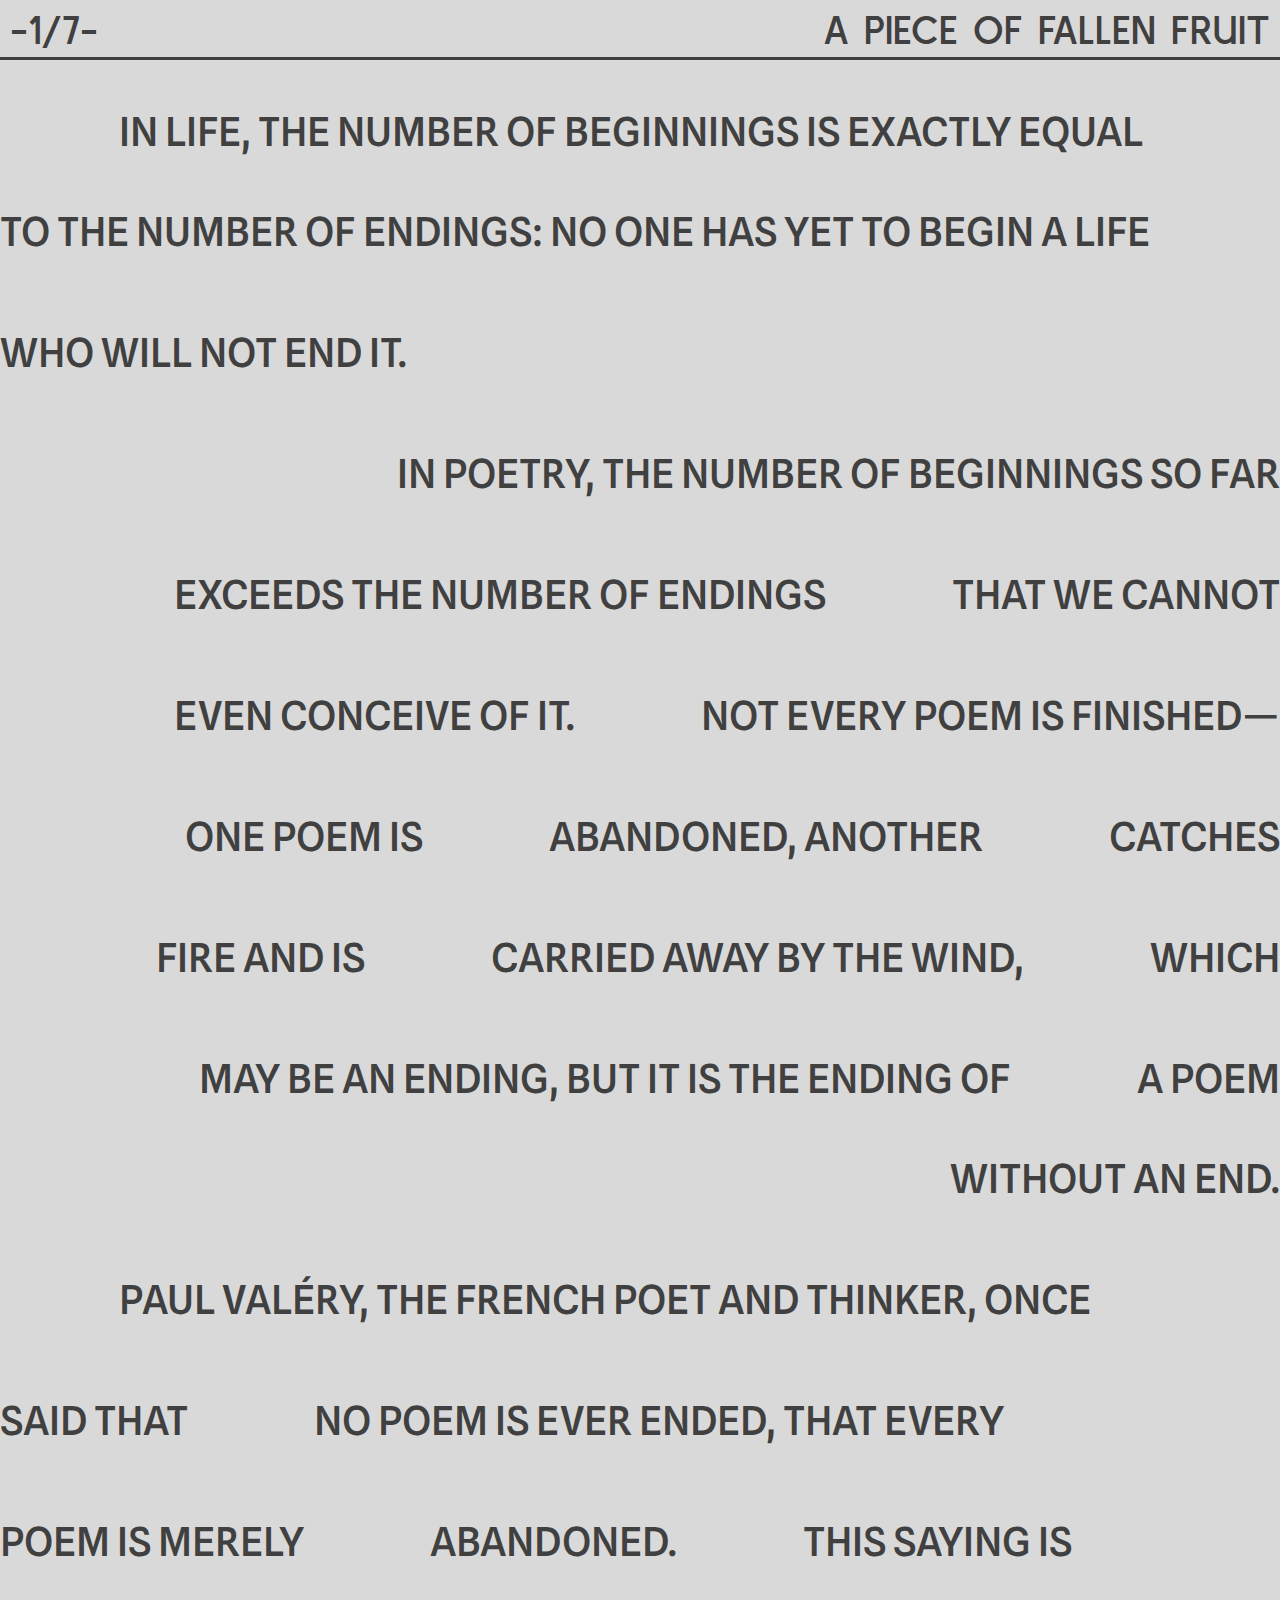
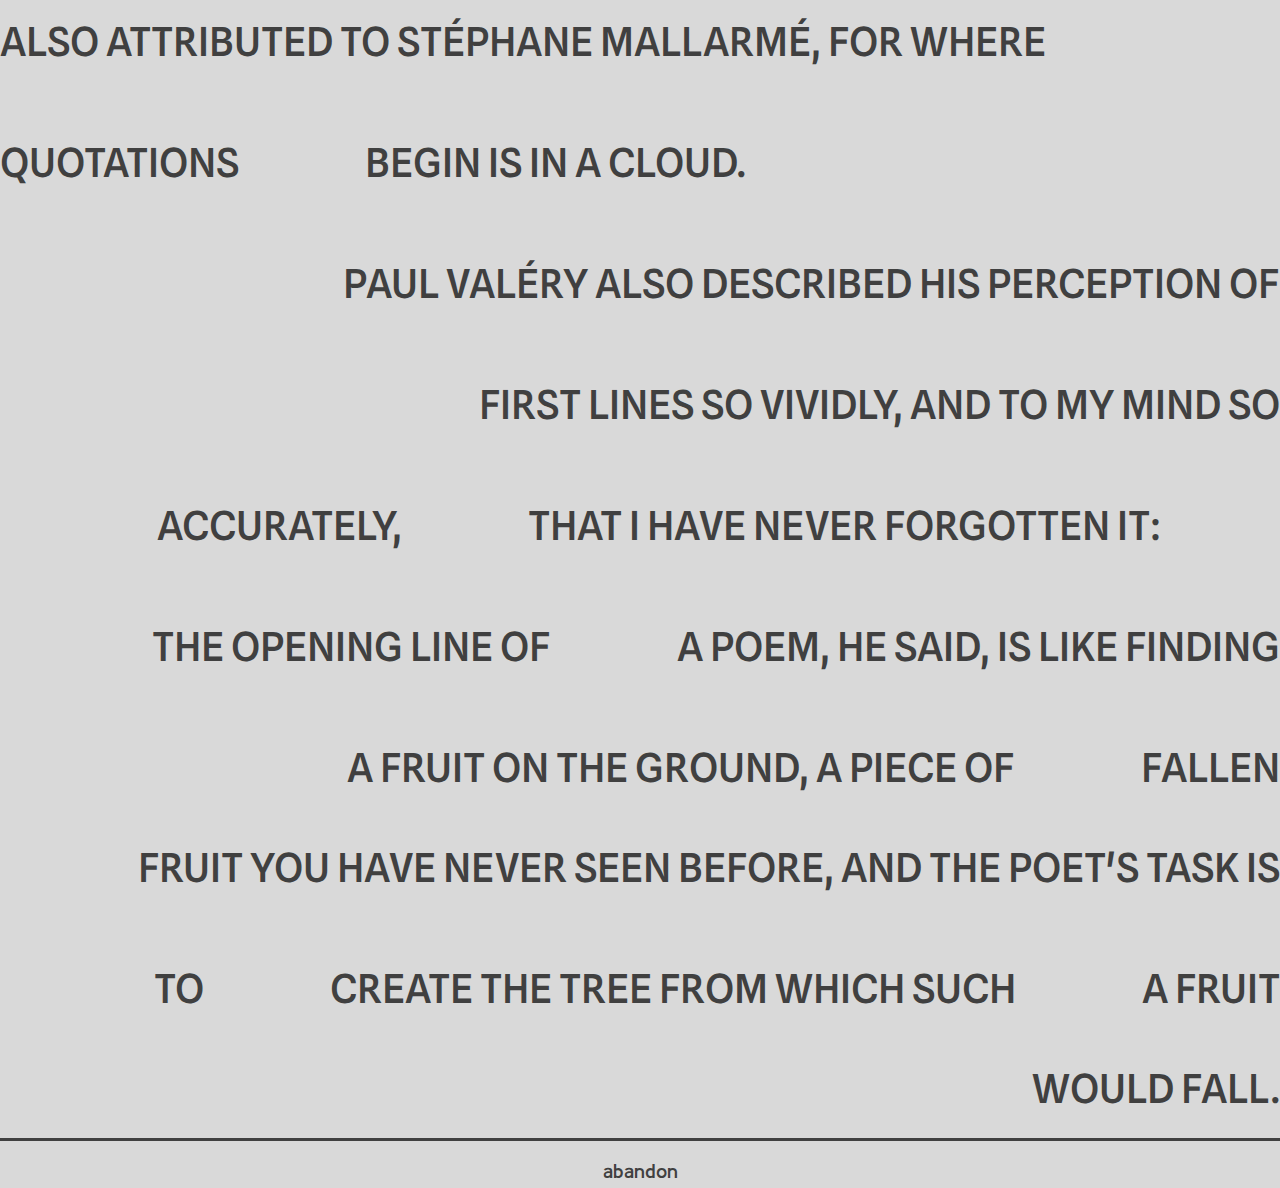
<file: project1/1-fallenfruit.html>
<!DOCTYPE html>
<html lang="en">

  <head>
    <meta charset="utf-8" />
    <meta name="viewport" content="width=device-width, initial-scale=1.0" />

    <title>"ON BEGINNINGS"</title>
    <meta name="description" content="Your description goes here">
    <meta name="author" content="Chetsuda Chalermwat">
    <link rel="stylesheet" type="text/css" href="./reset.css" />
    <link rel="stylesheet" type="text/css" href="./page1.css" />
    
<link href="https://fonts.googleapis.com/css2?family=Kulim+Park:ital,wght@0,200;0,300;0,400;0,600;0,700;1,200;1,300;1,400;1,600;1,700&display=swap" rel="stylesheet">
<link href="https://fonts.googleapis.com/css2?family=Spline+Sans:wght@300;400;500;600;700&display=swap" rel="stylesheet">

    <!-- Link to your favicon -->
    <link rel="shortcut icon" type="image/png" href="./favicon.png" />
    <!-- Link to your favicon -->

  </head>
  
<body>

  <div class="title-container">
    <div class="title"> 
        <div>-1/7-</div>
        <div>a piece of fallen fruit</div>
    </div>
    </div>

<div class="container">

    <div class="content-container">
    <div class="content-life"><span class="hover">⬤</span> In life, the number of beginnings is exactly equal to the number of endings: no one has yet to begin a life who will not end it. <span class="hover">⬤</span>
       </div>
    </div>

    <div class="content-container">
    <div class="content-poetry">
      <span class="hover">⬤</span>  In poetry, the number of beginnings so far exceeds the number of endings <span class="hover">⬤</span>  
      that we cannot even conceive of it. <span class="hover">⬤</span>  Not every poem is finished—one poem is <span class="hover">⬤</span> abandoned, 
      another <span class="hover">⬤</span> catches fire and is <span class="hover">⬤</span> carried away by the wind, <span class="hover">⬤</span> which may be an ending, 
      but it is the ending of <span class="hover">⬤</span> a poem without an end.
      </div>
    </div>

    <div class="content-container">
    <div class="content-paul">
      <span class="hover">⬤</span> Paul Valéry, the French poet and thinker, 
      once said that <span class="hover">⬤</span> no poem is ever ended, that every <span class="hover">⬤</span> poem is merely <span class="hover">⬤</span> abandoned. 
      <span class="hover">⬤</span>  This saying is also attributed to Stéphane Mallarmé, for where quotations <span class="hover">⬤</span>  begin is in a cloud.
      </div>
    </div>

    <div class="content-container">
        <div class="content-paul--last">
          <span class="hover">⬤</span> Paul Valéry also described his perception of <span class="hover">⬤</span> first lines so vividly, and to my mind so accurately, 
          <span class="hover">⬤</span> that i have never forgotten it: <span class="hover">⬤</span> the opening line of <span class="hover">⬤</span> a poem, 
          he said, is like finding <span class="hover">⬤</span> a fruit on the ground, a piece of <span class="hover">⬤</span> fallen fruit you have never seen before, 
          and the poet's task is to <span class="hover">⬤</span> create the tree from which such <span class="hover">⬤</span> a fruit would fall.
          </div>
        </div>

    <div class="button-container">
      <div class="button"><a href="home.html">abandon</a></div>
    </div>

  </div>

</body>

</html>
</file>
<file: Met_API_Demo/style.css>
html, body {
    height: 100%;
    margin: 0;
}

h1, h2, p {
    font-family: Helvetica, sans-serif;
    text-align: center;
}

h2, p {
    font-size: 15px;
    text-transform: uppercase;
}

.box {
    display: flex;
    flex-direction: column;
    align-items: center;
    align-content: center;
  }
</file>
<file: experiment.css>
html {
  margin: 0;
  animation: bgColor-changed 15000ms linear infinite;
}

body {
  color: black;
  background-color: cornflowerblue;
  text-transform: uppercase;
  font-family: "IBM Plex Sans Thai", sans-serif;
  font-style: normal;
  font-size: 20px;
  height: 100vh;
  margin: 0;
  padding: 0;
}

/* Style for the fade effect */
body {
  opacity: 1;
  transition: opacity 1s ease-in-out;
}
/* Style to hide the body while transitioning */
body.fade-out {
  opacity: 0;
}

.light{
  position:fixed;
  top: 0px;
  left: 0px;
  width: 100%;
  height: 100%;
  pointer-events: none;
  background: radial-gradient(circle at var(--x) var(--y) , rgb(255, 255, 255) 10%, transparent 70%);
  mix-blend-mode:exclusion;
} 

h4 {
  display: flex;
  position: relative;
  font-size: 20px;
  filter: blur(.5px);
  height: 20px;
  font-weight: 600;
}

.clock-container {
  display: flex;
  position: relative;
  width: 100vw;
  justify-content: center;
  padding-left: 3vw;
  padding-right: 3vw;
  height: auto;
  height: 25px;
  margin-bottom: 15px;
}

.top-container {
  display: inline-flex;
  position: relative;
  width: 100vw;
  justify-content: space-between;
  padding-left: 3vw;
  padding-right: 3vw;
  height: auto;
  height: 25px;
  margin-bottom: 5vh;
}



.part1 {
  width: 100vw;
  height: 300px;
  display:block;
  position: relative;
  font-family: "IBM Plex Sans Thai", sans-serif;
  font-style: normal;
  font-size: 90px;
  font-weight: 900;
}

.part2 {
  display:block;
  width: 100vw;
  height: 250px;
  position: relative;
  font-family: "IBM Plex Sans Thai", sans-serif;
  font-style: normal;
  font-size: 90px;
  font-weight: 900;
}

.part1:hover, .part2:hover {
  font-style: italic;
}

.marquee {
  margin: 0 auto;
}

#dateTime {
  width: 50vw;
}

-a {
  color:#DB7093;
  text-decoration: none;
  filter: blur(1.5px);
  padding: 50px;
}

-a:visited {color:#DB7093; text-decoration: none;}


-a:hover {
  border: 2px solid #DB7093;
  border-radius: 9999px;
}

-h4 {
  display: flex;
  width: 100vw;
  justify-content: center;
  position: relative;
  font-size: 30px;
  filter: blur(1px);
}
</file>
<file: experimentmain.css>
body {
    color:  palevioletred;
    text-transform: uppercase;
    font-family: "Instrument Serif", serif;
    font-weight: 100;
    font-style: normal;
    font-size: 90px;
}

h4 {
    display: flex;
    width: 100vw;
    justify-content: center;
    position: relative;
    font-size: 30px;
    font-weight: 100;
    filter: blur(1px);
  }


  .grid-container {
    display: grid;
    grid-template-columns: repeat(auto-fill, minmax(600px, 1fr));
    font-size: 20px;
    animation: motion 10s;
    animation-iteration-count: infinite;
}

#one {
    text-align: right;
}

#two {
    text-align: center;
}

#three {
    text-align: left;
}

#four, #five, #six {
    text-align: right;
}

#one:hover, #two:hover, #three:hover, #four:hover, #five:hover, #six:hover {
    background-color: palevioletred;
    color: #D9D9D9;
}

.grid-item {
    color: #404040;
    text-align: center;
    height: 25vh;
    padding: 90px;
}

.grid-item:hover {
    font-style: italic;
}

@keyframes motion {
0%   { font-size: 30px; }
50%  { font-size: 40px; }
100% { font-size: 30px; }

}
</file>
<file: home.css>
html,body {
  color: white;
  text-transform: uppercase;
  font-family: "IBM Plex Sans Thai", sans-serif;
  font-style: normal;
  font-size: 20px;
  height: 100vh;
  width: 100vw;
  margin: 0;
  padding: 0;
}

/* Style for the fade effect */
body {
  opacity: 1;
  transition: opacity 1s ease-in-out;
}
/* Style to hide the body while transitioning */
body.fade-out {
  opacity: 0;
}

body, html {
  margin: 0;
  padding: 0;
  height: 100%;
}
.background-container {
  position: relative;
  width: 100%;
  height: 100%;
  display: flex;
  justify-content: center;
  align-items: center;
}
.background-image {
  position: fixed;
  top: 0;
  left: 0;
  width: 100%;
  height: 100%;
  object-fit: cover;
  z-index: 0;
}
.overlay-content {
  position: relative;
  z-index: 1;
  text-align: center;
  color: white;
  font-size: 24px;
  font-weight: bold;
  width: 100vw;
  height: 100vh;
  top: 0;
  left: 0;
  margin: 0;
  padding: 0;
  overflow: hidden;
}

.light{
  position:fixed;
  top: 0px;
  left: 0px;
  width: 100%;
  height: 100%;
  pointer-events: none;
  background: radial-gradient(circle at var(--x) var(--y) , rgb(221, 164, 94) 6%, transparent 60%);
  mix-blend-mode:exclusion;
  opacity: 15%;
} 

h4 {
  display: flex;
  position: relative;
  font-size: 22px;
  filter: blur(1px);
  height: 20px;
  font-weight: 600;
  color: white;
}

.top-container {
  display: inline-flex;
  position: relative;
  width: 100vw;
  justify-content: space-between;
  padding-left: 3vw;
  padding-right: 3vw;
  height: auto;
  height: 25px;
  margin-bottom: 5vh;
}



.part1 {
  width: 100vw;
  height: 400px;
  display:block;
  position: relative;
  font-family: "IBM Plex Sans Thai", sans-serif;
  font-style: normal;
  font-size: 70px;
  font-weight: 900;
  filter: blur(1.5px);
}

.part2 {
  display:block;
  width: 100vw;
  height: 300px;
  position: relative;
  font-family: "IBM Plex Sans Thai", sans-serif;
  font-style: normal;
  font-size: 70px;
  font-weight: 900;
  filter: blur(1.5px);
}

.part1:hover, .part2:hover {
  font-style: italic;
}

.marquee {
  margin: 0 auto;
}

#dateTime {
  width: 50vw;
}

a {
  color:white;
  text-decoration: none;
}

a:visited {color:white; text-decoration: none;}


a:hover {
  text-decoration: overline;
}


img {
  display: block;
  max-width: 100%;
}

@media (min-width: 768px) {

}

/* Tablet layout */
@media (max-width: 767px) {

}

/* Mobile layout */
@media (max-width: 480px) {
  .part1 {
    width: 100vw;
    margin-top: 10px;
    height: 40vh;
    display:block;
    position: relative;
    font-family: "IBM Plex Sans Thai", sans-serif;
    font-style: normal;
    font-size: 18px;
    font-weight: 900;
    filter: blur(1.5px);
    padding: 30px;
    margin-top: 10px;
  }
  
  .part2 {
    display:block;
    width: 100vw;
    height: 20vh;
    position: relative;
    font-family: "IBM Plex Sans Thai", sans-serif;
    font-style: normal;
    font-size: 18px;
    font-weight: 900;
    filter: blur(1.5px);
    margin-top: 10px;
    padding: 30px;
  }

  .light {
    display: none;
  }

  h4 {
    position: relative;
    font-size: 33px;
    filter: blur(1px);
    font-weight: 600;
    color: white;
  }

  #tabs {
    width: 100vw;
    display: inline;
    margin-top: 0;
    font-size: 18px;
    padding-left: 23px;
    padding-right: 23px;

  }
  
  .top-container {
    display: inline-block;
    width: 100vw;
    margin-top: 10px;
    justify-items: center;
  }

  #dateTime {
    width: 100vw;
    display: inline;
    position: relative;
  }

  img {
    display: block;
    max-height: 100%;
  }
}
</file>
<file: MixedEmotionsTEST.css>
html {
    margin: 0;
    animation: bgColor-changed 15000ms linear infinite;
}

body {
    color: white;
    text-transform: uppercase;
    font-family: "IBM Plex Sans Thai", sans-serif;
    font-style: normal;
    font-size: 20px;
    height: 100vh;
    margin: 0;
    padding: 0;
}

  /* Style for the fade effect */
body {
    opacity: 1;
    transition: opacity 1s ease-in-out;
}
/* Style to hide the body while transitioning */
body.fade-out {
    opacity: 0;
}
 
.light{
    position:fixed;
    top: 0px;
    left: 0px;
    width: 100%;
    height: 100%;
    pointer-events: none;
    background: radial-gradient(circle at var(--x) var(--y) , rgb(255, 255, 255) 10%, transparent 70%);
    mix-blend-mode:exclusion;
  }

 h4 {
    display: flex;
    position: relative;
    font-size: 20px;
    filter: blur(.5px);
    height: 20px;
    font-weight: 600;
  }

  .clock-container {
    display: flex;
    position: relative;
    width: 100vw;
    justify-content: center;
    padding-left: 3vw;
    padding-right: 3vw;
    height: auto;
    height: 25px;
    margin-bottom: 15px;
  }

  .top-container {
    display: inline-flex;
    position: relative;
    width: 100vw;
    justify-content: space-between;
    padding-left: 3vw;
    padding-right: 3vw;
    height: auto;
    height: 25px;
    margin-bottom: 5vh;
  }
  

  .random-data {
    display: flex;
    width: 100vw;
    height: 15vh;
    justify-content: center;
    padding-left: 10vw;
    padding-right: 10vw;
    position: relative;
    filter: blur(.5px);

    font-family: "IBM Plex Sans Thai", sans-serif;
    font-style: normal;
    font-size: 25px;
    line-height: 30px;
    font-weight: 300;
  }

.data-container {
    width: 40vw;
    text-align: right;
  }

#random-data1, #random-data3, #random-data5 {
    text-align: left;
    justify-content: left;
  }

  h2 {
    display: block;
    width: 100vw;
    position: relative;
    font-weight: 600;
    filter: blur(.5px);
  }

 /* Style the button */
button {
  margin:auto;
  margin-top: 2vh;
  font-family: "IBM Plex Sans Thai", sans-serif;
  font-style: normal;
  font-weight: 600;
  filter: blur(.5px);
}

#random-data1 {
    animation: blinker 4s linear infinite;
}

#random-data2 {
  animation: blinker 6s linear infinite;
}

#random-data3 {
  animation: blinker 5s linear infinite;
}

#random-data4 {
  animation: blinker 5.5s linear infinite;
}

#random-data5 {
  animation: blinker 4.5s linear infinite;
}

@keyframes blinker {
  0% { font-size: 100%; opacity: 1; filter: blur(0px)}
  50% { font-size: 103%; opacity: .3; filter: blur(1px)}
  100% { font-size: 100%; opacity: 1; filter: blur(0px)}
}

#dateTime {
  width: 50vw;
}
</file>
<file: remix.css>
body, html {
  color: white;
  background-color: black;
  text-transform: uppercase;
  font-family: "IBM Plex Sans Thai", sans-serif;
  font-style: normal;
  font-size: 20px;
  width: 100vw;
  height: 100vh;
  margin: 0;
  padding: 0;
  overflow: auto;
  font-weight: 400;
}
 
.light{
    position:fixed;
    top: 0px;
    left: 0px;
    width: 100%;
    height: 100%;
    pointer-events: none;
    background: radial-gradient(circle at var(--x) var(--y) , rgb(255, 153, 75) 2%, transparent 90%);
    mix-blend-mode:hue;
  }

  a {
    color:white;
    text-decoration: none;
  }
  
  a:visited {color:white; text-decoration: none;}
  
  
  a:hover {
    text-decoration: overline;
  }
  
  h4 {
    display: flex;
    position: relative;
    font-size: 22px;
    filter: blur(1px);
    height: 20px;
    font-weight: 600;
    color: white;
  }

  .top-container {
    display: inline-flex;
    position: relative;
    width: 100vw;
    justify-content: space-between;
    padding-left: 3vw;
    padding-right: 3vw;
    height: auto;
    height: 25px;
    margin-bottom: 5vh;
  }
  

  .random-data {
    display: flex;
    width: 100vw;
    height: 15vh;
    justify-content: center;
    padding-left: 20vw;
    padding-right: 20vw;
    position: relative;
    filter: blur(.5px);

    font-family: "IBM Plex Sans Thai", sans-serif;
    font-style: normal;
    font-size: 25px;
    line-height: 30px;
    font-weight: 300;
  }


.data-container {
    text-align: right;
    margin-top: 30px;
  }

#random-data1, #random-data3, #random-data5 {
    text-align: left;
    justify-content: left;
  }

  h2 {
    display: block;
    width: 100vw;
    position: relative;
    font-weight: 600;
    filter: blur(.5px);
  }

 /* Style the button */
button {
  margin:auto;
  margin-top: 2vh;
  font-family: "IBM Plex Sans Thai", sans-serif;
  font-style: normal;
  font-weight: 600;
  filter: blur(.5px);
}

#random-data1 {
    animation: blinker 4s linear infinite;
}

#random-data2 {
  animation: blinker 6s linear infinite;
}

#random-data3 {
  animation: blinker 5s linear infinite;
}

#random-data4 {
  animation: blinker 5.5s linear infinite;
}

#random-data5 {
  animation: blinker 4.5s linear infinite;
}

@keyframes blinker {
  0% { font-size: 100%; opacity: 1; filter: blur(0px)}
  50% { font-size: 103%; opacity: .3; filter: blur(1px)}
  100% { font-size: 100%; opacity: 1; filter: blur(0px)}
}

#dateTime {
  width: 50vw;
}

@media (min-width: 768px) {

}

/* Tablet layout */
@media (max-width: 767px) {

}

/* Mobile layout */
@media (max-width: 480px) {

  h4 {
    position: relative;
    font-size: 33px;
    filter: blur(1px);
    font-weight: 600;
    color: white;
  }

  #tabs {
    width: 100vw;
    display: inline;
    margin-top: 0;
    font-size: 18px;
    padding-left: 40px;
    padding-right: 40px;
  }
  
  .top-container {
    display: inline-block;
    width: 100vw;
    margin-top: 10px;
    justify-items: center;
    margin-left: 4vw;
  }

  #dateTime {
    width: 100vw;
    display: inline;
    position: relative;
  }

  .light {
    display: none;
  }

  .random-data {
    display: flex;
    width: 100vw;
    height: 12vh;
    justify-content: center;
    padding-left: 8vw;
    padding-right: 8vw;
    position: relative;
    filter: blur(.5px);
    font-size: 25px;
    font-family: "IBM Plex Sans Thai", sans-serif;
    font-style: normal;
    line-height: 30px;
    font-weight: 300;
  }


.data-container {
  margin-top: 1vh;
  }

#random-data1, #random-data3, #random-data5 {
    text-align: left;
    justify-content: left;
  }

  h2 {
    display: block;
    width: 100vw;
    position: relative;
    font-weight: 600;
    filter: blur(.5px);
  }

  #random-data1 {
    animation: blinker-1 4s linear infinite;
}

#random-data2 {
  animation: blinker-2 6s linear infinite;
}

#random-data3 {
  animation: blinker-3 5s linear infinite;
}

#random-data4 {
  animation: blinker-4 5.5s linear infinite;
}

#random-data5 {
  animation: blinker-5 4.5s linear infinite;
}

@keyframes blinker-1 {
  0% { font-size: 100%; opacity: 1; filter: blur(0px)}
  50% { font-size: 115%; opacity: .3; filter: blur(1px)}
  100% { font-size: 100%; opacity: 1; filter: blur(0px)}
}

@keyframes blinker-2 {
  0% { font-size: 100%; opacity: 1; filter: blur(0px)}
  50% { font-size: 115%; opacity: .3; filter: blur(1px)}
  100% { font-size: 100%; opacity: 1; filter: blur(0px)}
}

@keyframes blinker-3 {
  0% { font-size: 100%; opacity: 1; filter: blur(0px)}
  50% { font-size: 115%; opacity: .3; filter: blur(1px)}
  100% { font-size: 100%; opacity: 1; filter: blur(0px)}
}

@keyframes blinker-4 {
  0% { font-size: 100%; opacity: 1; filter: blur(0px)}
  50% { font-size: 115%; opacity: .3; filter: blur(1px)}
  100% { font-size: 100%; opacity: 1; filter: blur(0px)}
}

@keyframes blinker-5 {
  0% { font-size: 100%; opacity: 1; filter: blur(0px)}
  50% { font-size: 110%; opacity: .3; filter: blur(1px)}
  100% { font-size: 100%; opacity: 1; filter: blur(0px)}
}

button {
  margin:auto;
  margin-top: 60px;
  font-family: "IBM Plex Sans Thai", sans-serif;
  font-style: normal;
  font-weight: 600;
  filter: blur(.5px);
}
  
}
</file>
<file: sheety.css>
html {
    margin: 0;
}

body {
    color: white;
    text-transform: uppercase;
    font-family: "Instrument Serif", serif;
    font-weight: 100;
    font-style: normal;
    font-size: 30px;

    margin: 0;
    padding: 0;
    height: 100vh;
}
 


  h4 {
    display: flex;
    width: 100vw;
    justify-content: left;
    padding-left: 2.5vw;
    position: relative;
    font-size: 30px;
    font-weight: 100;
    filter: blur(1px);
  }

.slider-container {
    width: 100%;
    height: 50px; /* Adjust height as needed */
    margin-bottom: 20px; /* Adjust margin as needed */
}

.slider {
    width: 100%;
}

.section {
    height: 100vh;
    display: none;
    opacity: 0; /* Initially hidden */
    transition: opacity 0.5s ease-in-out; /* Smooth transition for opacity */
}

.section.active {
    display: block;
    opacity: 1; /* Show active section */
    animation: slideIn 0.5s forwards; /* Slide-in animation */
}

@keyframes slideIn {
    from {
        transform: translateY(100%);
    }
    to {
        transform: translateY(0);
    }
}


/* Styles for the slider track */
input[type=range] {
  -webkit-appearance: none; /* Remove default styles */
  width: 90vw;
  height: 30px; /* Adjust height as needed */
  background-color: lightblue; /* Color of the track */
  border-radius: 999px; /* Rounded corners */
}

/* Styles for the slider thumb (handle) */
input[type=range]::-webkit-slider-thumb {
  -webkit-appearance: none; /* Remove default styles */
  width: 40px; /* Width of the thumb */
  height: 40px; /* Height of the thumb */
  background-color: orangered; /* Color of the thumb */
  border-radius: 50%; /* Circular shape */
  cursor: pointer; /* Change cursor on hover */
}

/* Styles for the slider thumb (handle) when hovered */
input[type=range]::-webkit-slider-thumb:hover {
  background-color:orange; /* Color of the thumb on hover */
}
</file>
<file: sheetybutJSON.css>
html {
  margin: 0;
  animation: bgColor-changed 15000ms linear infinite;
}

body {
  color: white;
  text-transform: uppercase;
  font-family: "IBM Plex Sans Thai", sans-serif;
  font-style: normal;
  font-size: 20px;
  width: 100vw;
  margin: 0;
  padding: 0;
}

#dateTime {
  width: 50vw;
}

/* Style for the fade effect */
body {
  opacity: 1;
  transition: opacity 1s ease-in-out;
}
/* Style to hide the body while transitioning */
body.fade-out {
  opacity: 0;
}

.light{
  position:fixed;
  top: 0px;
  left: 0px;
  width: 100%;
  height: 100%;
  pointer-events: none;
  background: radial-gradient(circle at var(--x) var(--y) , rgb(255, 255, 255) 10%, transparent 70%);
  mix-blend-mode:exclusion;
}

h4 {
  display: flex;
  position: relative;
  font-size: 20px;
  filter: blur(.5px);
  height: 20px;
  font-weight: 600;
}

.clock-container {
  display: flex;
  position: relative;
  width: 100vw;
  justify-content: center;
  padding-left: 3vw;
  padding-right: 3vw;
  height: auto;
  height: 25px;
  margin-bottom: 15px;
}

.top-container {
  display: inline-flex;
  position: relative;
  width: 100vw;
  justify-content: space-between;
  padding-left: 3vw;
  padding-right: 3vw;
  height: auto;
  height: 25px;
  margin-bottom: 5vh;
}


.flex-container {
    text-align:left;
    display: flex;
    flex-direction:row;
  font-family: "IBM Plex Sans Thai", sans-serif;
  font-style: normal;
  font-weight: 500;
  height: 100vh;
  }

  div {
  }
  
h5{
    font-size: 20px;
    text-align: left;
    padding: 50px;
    width: 400px;
}
  




.grid-container {
  display: grid;
  grid-template-columns: repeat(auto-fill, minmax(600px, 1fr));
  grid-gap: 10px;
  height: 100%;
  align-items: center;
  justify-content:center;
}

#one {
  text-align: center;
}

#two {
  text-align: center;
}

#three {
  text-align: center;
}

#four {
  text-align: center;
}

#one:hover, #two:hover, #three:hover, #four:hover {
  text-align: center;
  font-weight: 900;
}

.grid-item {
  color: white;
  padding: 10px;
  padding-top: 100px;
  text-align: center;
  height: 50vh;
}

.grid-item:hover {
  font-style: italic;
}
</file>
<file: tracklist.css>
body, html {
  color: white;
  background-color: black;
  text-transform: uppercase;
  font-family: "IBM Plex Sans Thai", sans-serif;
  font-style: normal;
  font-size: 20px;
  width: 100vw;
  height: 100vh;
  margin: 0;
  padding: 0;
  overflow: auto;
  font-weight: 400;
}

#dateTime {
  width: 50vw;
}

a {
  color:white;
  text-decoration: none;
}

a:visited {color:white; text-decoration: none;}


a:hover {
  text-decoration: overline;
}

/* Style for the fade effect */
body {
  opacity: 1;
  transition: opacity 1s ease-in-out;
}
/* Style to hide the body while transitioning */
body.fade-out {
  opacity: 0;
}

.light{
  position:fixed;
  top: 0px;
  left: 0px;
  width: 100%;
  height: 100%;
  pointer-events: none;
  mix-blend-mode:exclusion;
}

h4 {
  display: flex;
  position: relative;
  font-size: 22px;
  filter: blur(1px);
  height: 20px;
  font-weight: 600;
  color: white;
}

.top-container {
  display: inline-flex;
  position: relative;
  width: 100vw;
  justify-content: space-between;
  padding-left: 3vw;
  padding-right: 3vw;
  height: auto;
  height: 25px;
  margin-bottom: 5vh;
}

.lyrics {
  padding: 5px;
  border-radius: 2px;
  line-height: 24px;
  font-size: 16px;
  text-align: left;
  margin-left: 50px;
  margin-right: 50px;
  font-style: italic;
}

.sub {
  font-size: 12px;
  padding-right: 20px;
}

.tracks {
  display: flex;
  line-height: 10px;
  justify-content:space-between;
  padding-left: 45px;
  padding-right: 45px;
  margin-left: 50px;
}

.hours {
  line-height: 80px;
  text-align: center;
  border-radius: 2.5px;
  margin: 170px;
  margin-top: 100px;
  letter-spacing: 3px;
  font-size: 38px;
  box-shadow: 0px 0px 0px 8px rgba(255, 255, 255, 0.3); 
  font-weight: 800;
}

.grid-container {
  padding-top: 5px;
  display: grid;
  grid-template-columns: 1fr 1fr;
  grid-template-rows: 1fr 1fr;
  height: 100%;
  width: 100vw;
  filter: blur(.8px);
}

.grid-item {
  height: 40vh;
  overflow: auto;
  display: inline;
  align-items: center;
  justify-content: center;
  margin: 10px;
}

.grid-item::-webkit-scrollbar {
  display: none;
}

.grid-item {
-ms-overflow-style: none;  
scrollbar-width: none; 
}

#hour-1 {
  background: linear-gradient(#80ABFF, #FFE4CB);
}

#hour-2 {
  background: linear-gradient(#2C4291, #B97A56);
}

#hour-3 {
  background: linear-gradient(#060b2b, #525473);
}

#hour-4 {
  background: linear-gradient(#0e1125, #3d3d3f);
}

#three {
 color: #7f8083;
}

#twelve {
  color: #7b7ea9;
}

#four {
  color: #b79179;
}

#ten {
  color: #f4e7d7;
}  

@media (min-width: 768px) {

}

/* Tablet layout */
@media (max-width: 767px) {

}

/* Mobile layout */
@media (max-width: 480px) {
  .light {
    display: none;
  }

  .grid-container {
    display: grid;
    grid-template-columns: 1fr;
    grid-template-rows: 1fr;
    height: 100%;
    width: 100vw;
    filter: blur(.8px);
   padding-top: 0;
  }

  .lyrics {
    padding: px;
    border-radius: 2px;
    line-height: 24px;
    font-size: 16px;
    text-align: left;
    margin-left: 20px;
    margin-right: 20px;
    font-style: italic;
  }

  .tracks {
    display: flex;
    line-height: 10px;
    justify-content:space-between;
    padding-left: 30px;
    padding-right: 30px;
    margin-left: 50px;
  }

  .grid-item {
    height: 16vh;
    overflow: auto;
    display: inline;
    align-items: center;
    justify-content: center;
    margin-left: 6px;
    margin-right: 6px;
  }

  .hours {
    line-height: 60px;
    text-align: center;
    border-radius: 2.5px;
    margin: 40px;
    margin-top: 20px;
    margin-bottom: 60px;
    letter-spacing: 3px;
    font-size: 38px;
    box-shadow: 0px 0px 0px 8.5px rgba(255, 255, 255, 0.3); 
    font-weight: 800;
  }

    h4 {
    position: relative;
    font-size: 33px;
    filter: blur(1px);
    font-weight: 600;
    color: white;
  }

  #tabs {
    width: 100vw;
    display: inline;
    margin-top: 0;
    font-size: 18px;
    padding-left: 50px;
    padding-right: 50px;
  }
  
  .top-container {
    display: inline-block;
    width: 100vw;
    margin-top: 10px;
    justify-items: center;
    margin-left: 4vw;
  }

  #dateTime {
    width: 100vw;
    display: inline;
    position: relative;
  }
}

  .light{
    position:fixed;
    top: 0px;
    left: 0px;
    width: 100%;
    height: 100%;
    pointer-events: none;
    background: radial-gradient(circle at var(--x) var(--y) , rgb(255, 210, 154) 4%, transparent 90%);
    mix-blend-mode:color-burn;
    opacity: 50%;
  }
</file>
<file: project1/page1.css>
html {
  margin: 0;
  background: #D9D9D9; 
}

body {
  margin: 0;
}

.container {
  position: relative;
}

.content-container {
    display: inline;
    align-items: center;
}

.content-life, .content-poetry, .content-paul, .content-paul--last {
    overflow: hidden;
    color: #404040;
    font-family: "Spline Sans";
    font-size: 40px;
    font-style: normal;
    font-weight: 500;
    line-height: 100px;
    text-transform: uppercase;
    text-align: left;
  }

.content-poetry, .content-paul--last { 
    text-align: right;
    padding-left: 10vw;
}

.content-life, .content-paul {
    padding-right: 10vw;
}

  .button-container {
    width: 100%;
    height: 50px;
    display: block;
    border-top: 3px solid #404040;
  }

  .button {
    font-family: 'Kulim Park', sans-serif;
    font-size: 20px;
    font-style: normal;
    font-weight: 600;
    line-height: 20px;
    display: grid;
    text-align: center;
    padding-top: 20px;
  }

  a {
    color:#404040;
    text-decoration: none;
  }
  
  a:visited {color:#404040; text-decoration: none;}
  
  
  a:hover {
    text-decoration: underline 3px solid #404040;
    
  }

  span {
    font-size: 100px;
  }

  .hover {
    color: transparent;
    animation: ease-in-out;
    transition: 8s;
  }

  .hover:hover {
    color: #404040;
    padding: 10px;
    transition: 2s;
  }

  .title-container {
    width: 100%;
    height: 60px;
    display: block; 
    border-bottom: 3px solid #404040;
  }

  .title {
    font-family: 'Kulim Park', sans-serif;
    font-size: 40px;
    font-style: normal;
    font-weight: 600;
    line-height: 40px;
    display: flex;
    justify-content:space-between;
    text-align: center;
    padding-top: 10px;
    padding-left: 10px;
    padding-right: 10px;
    text-transform:uppercase;
    color:#404040;
  }
</file>
